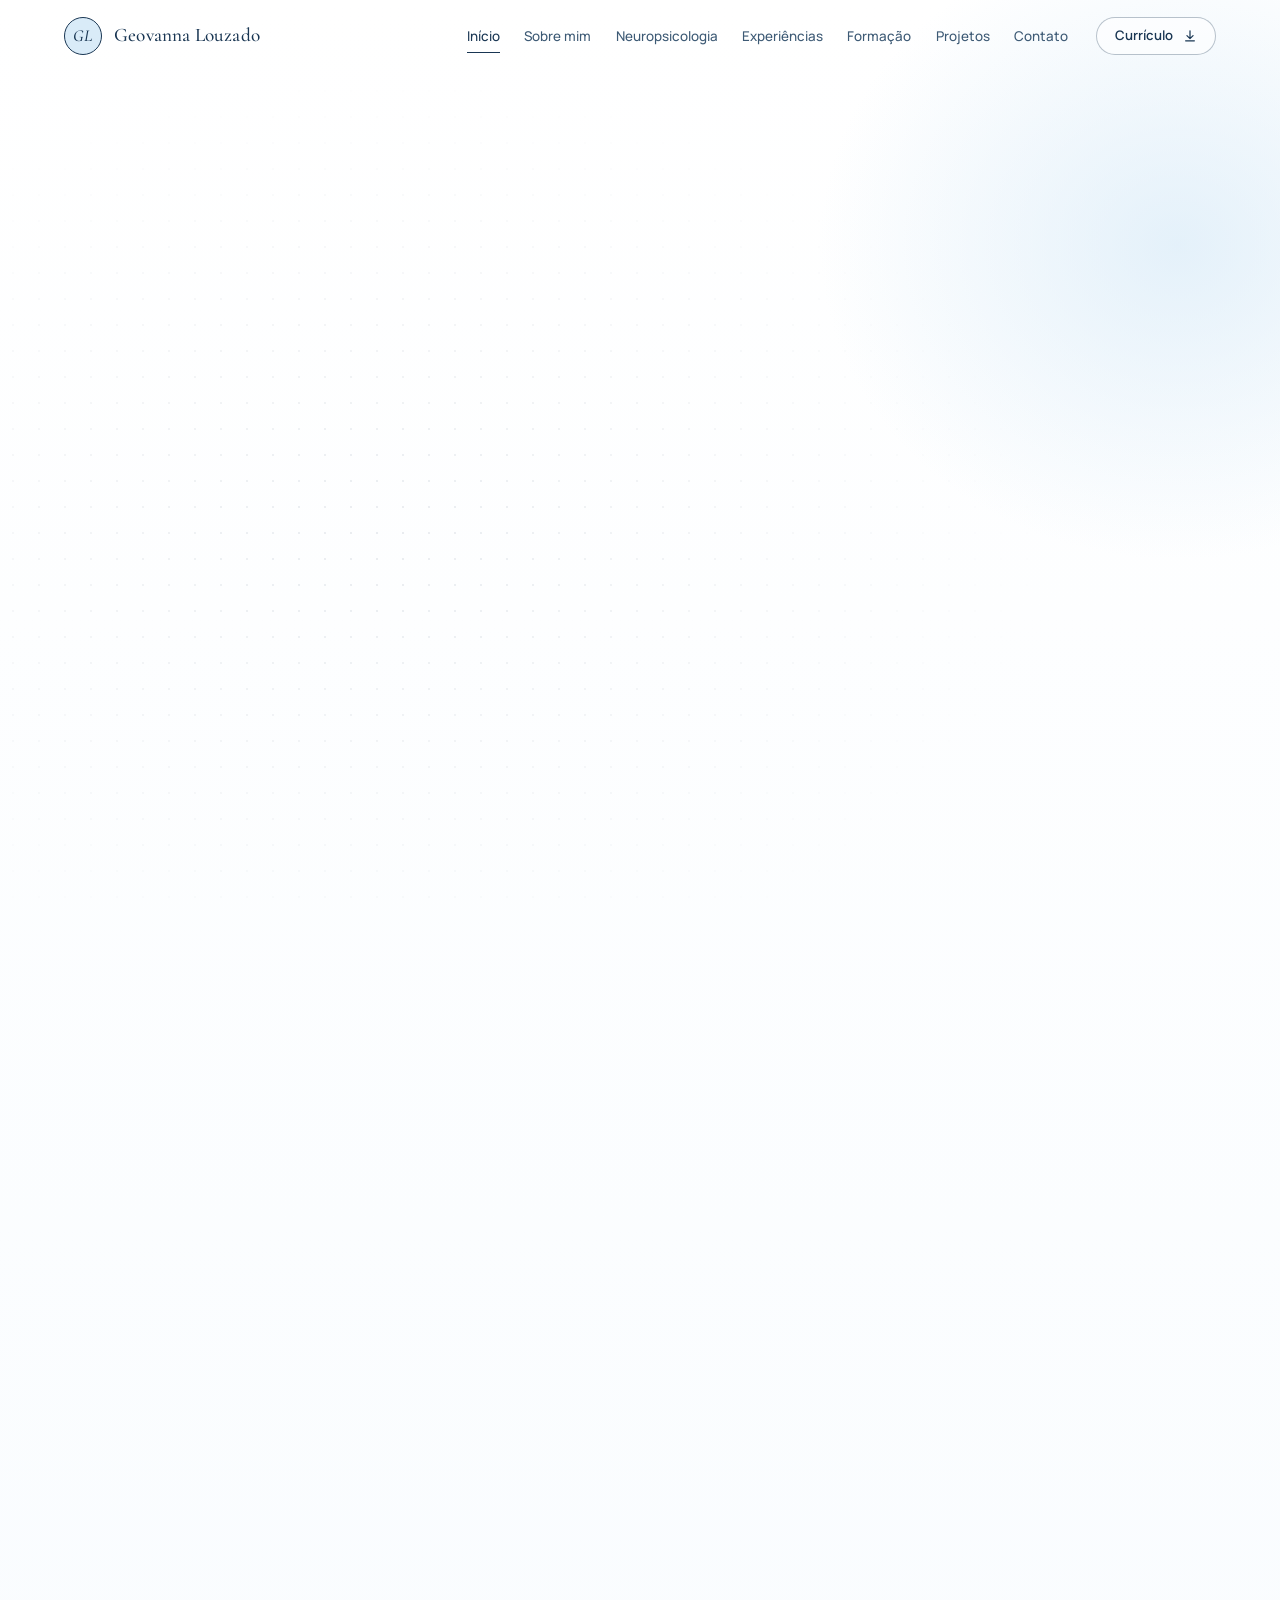
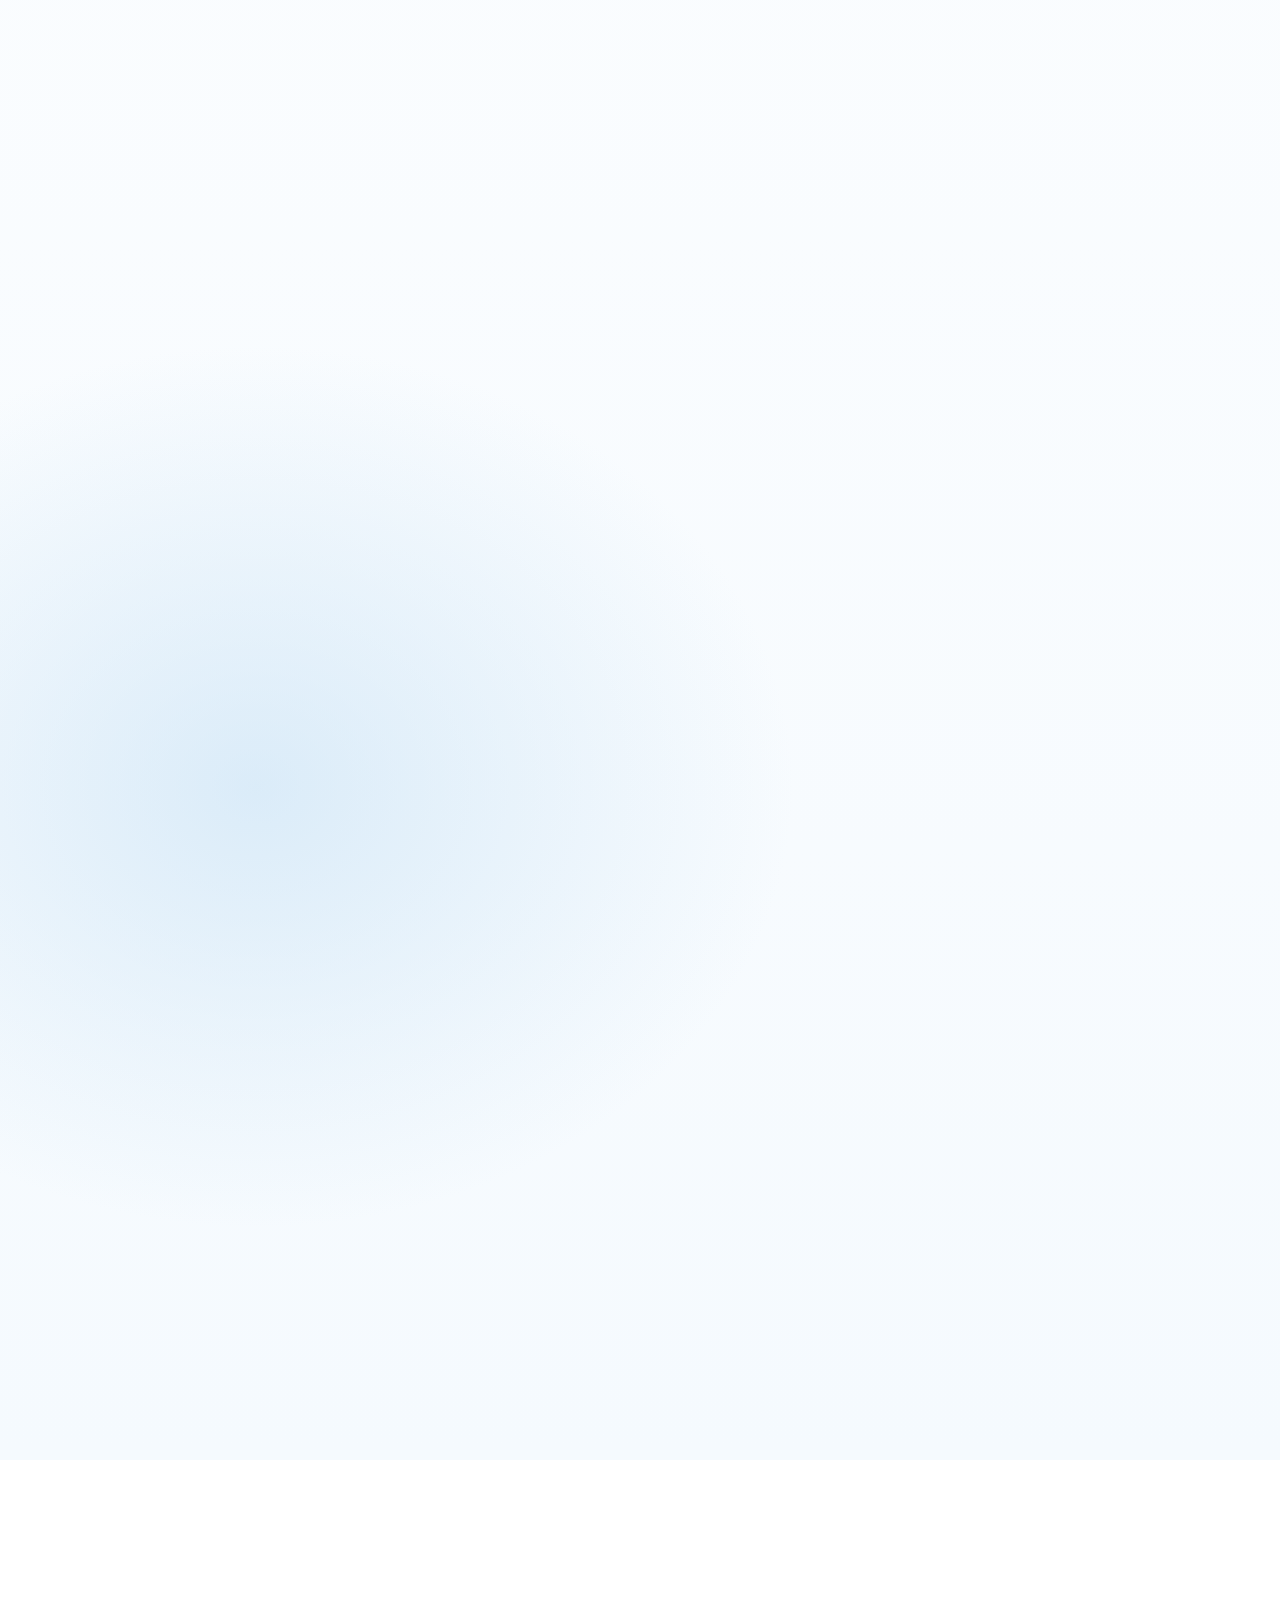
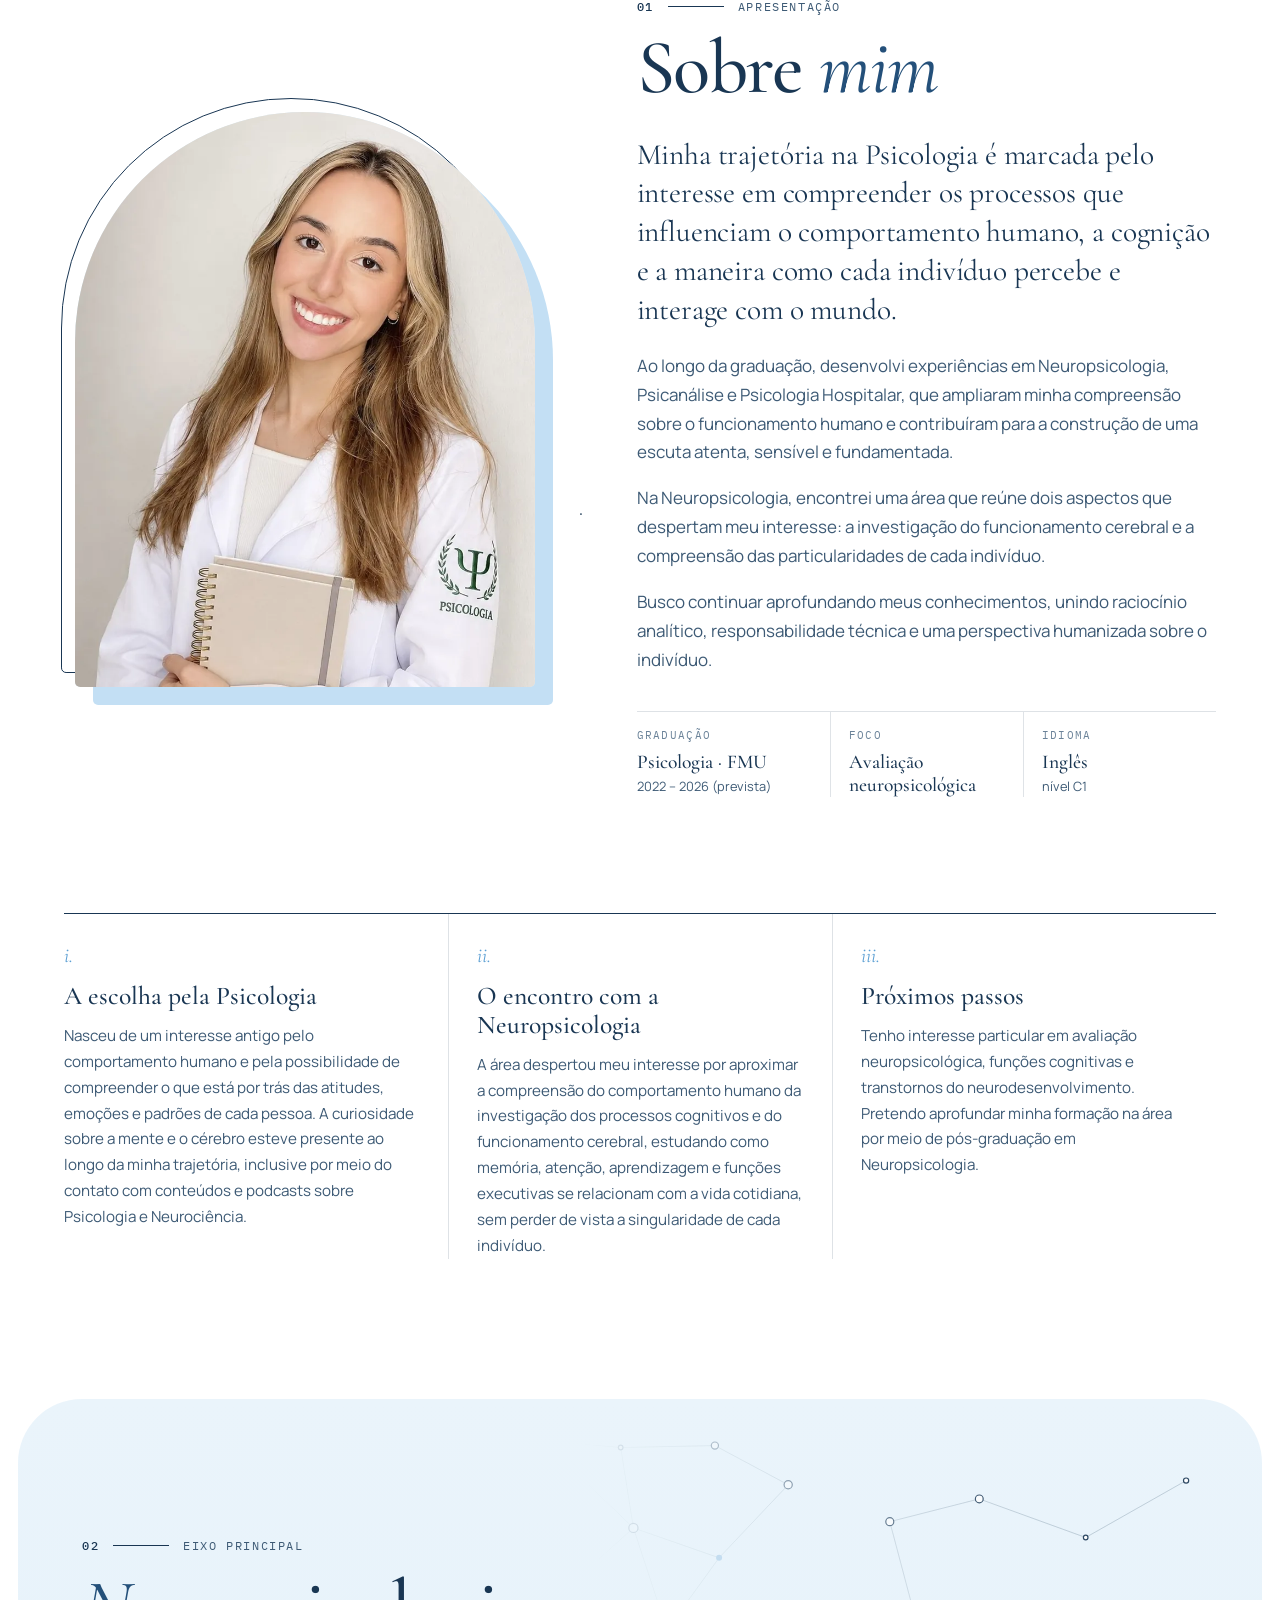
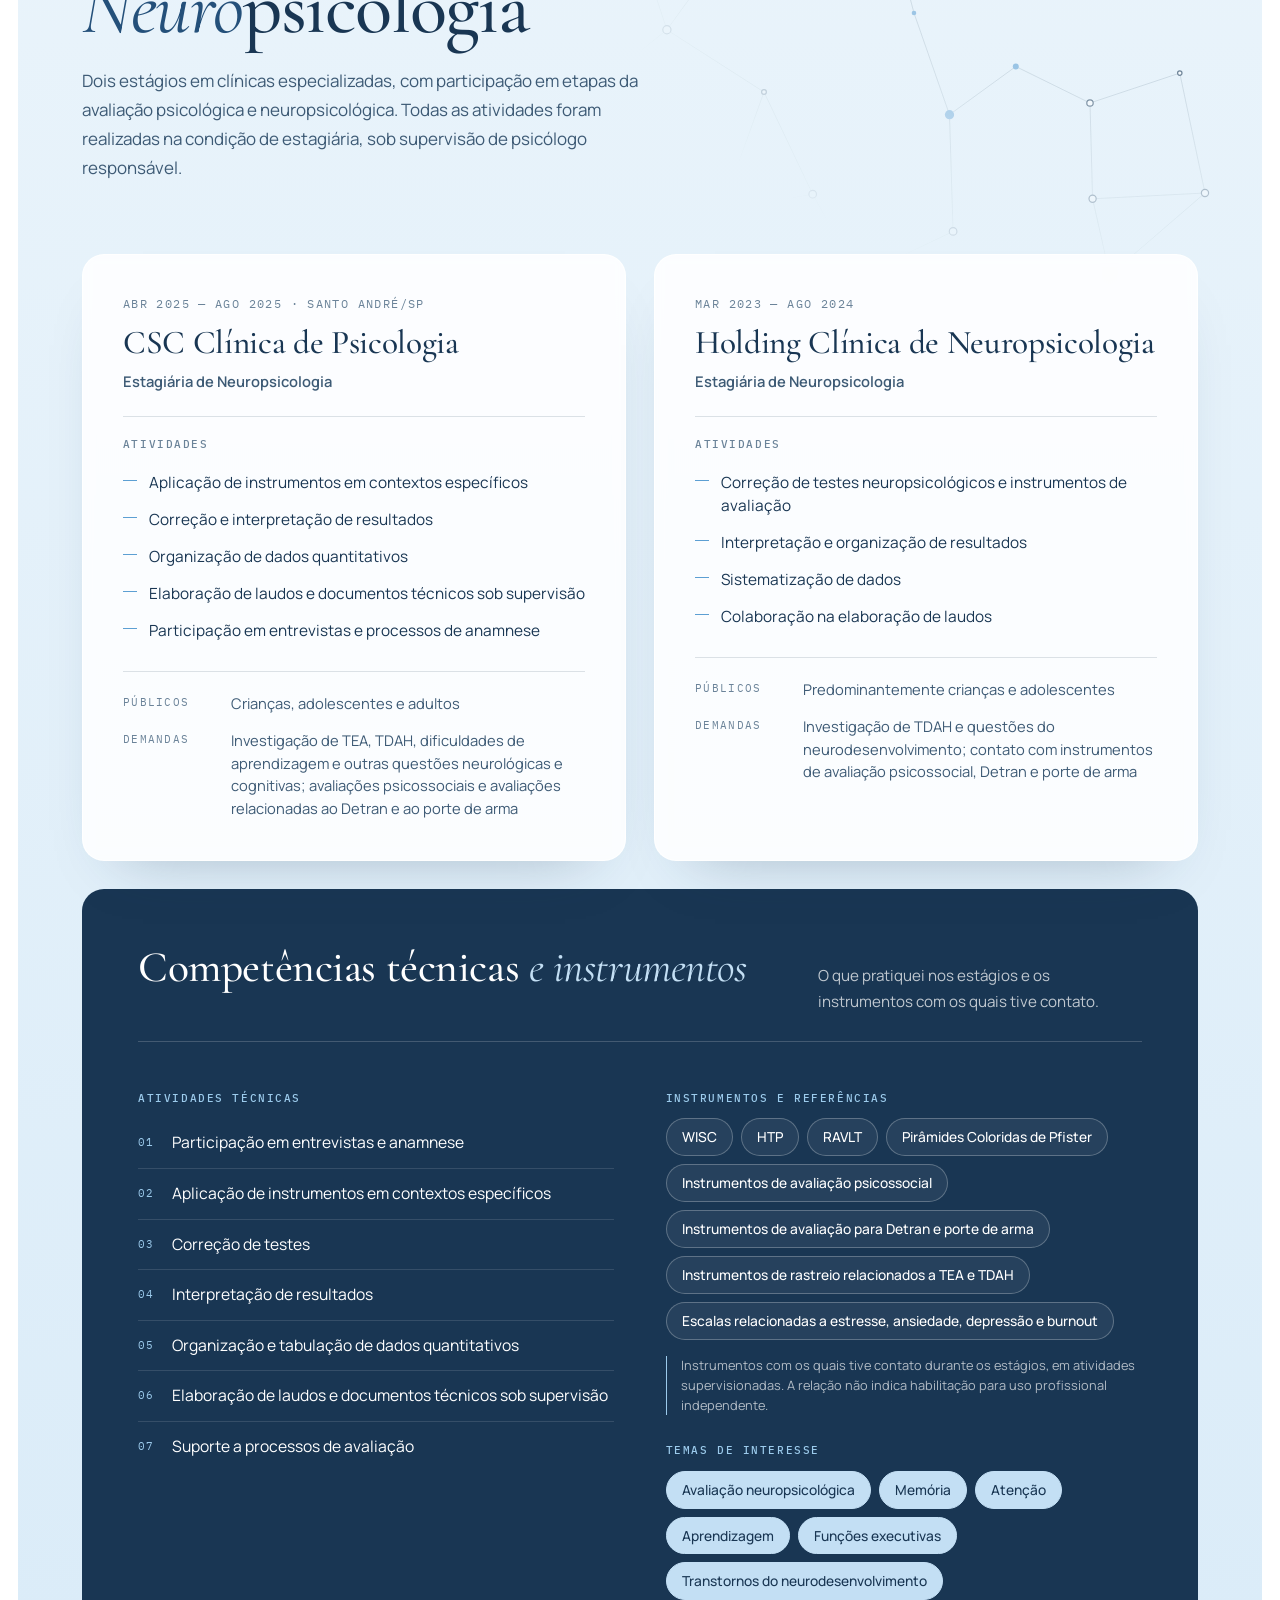
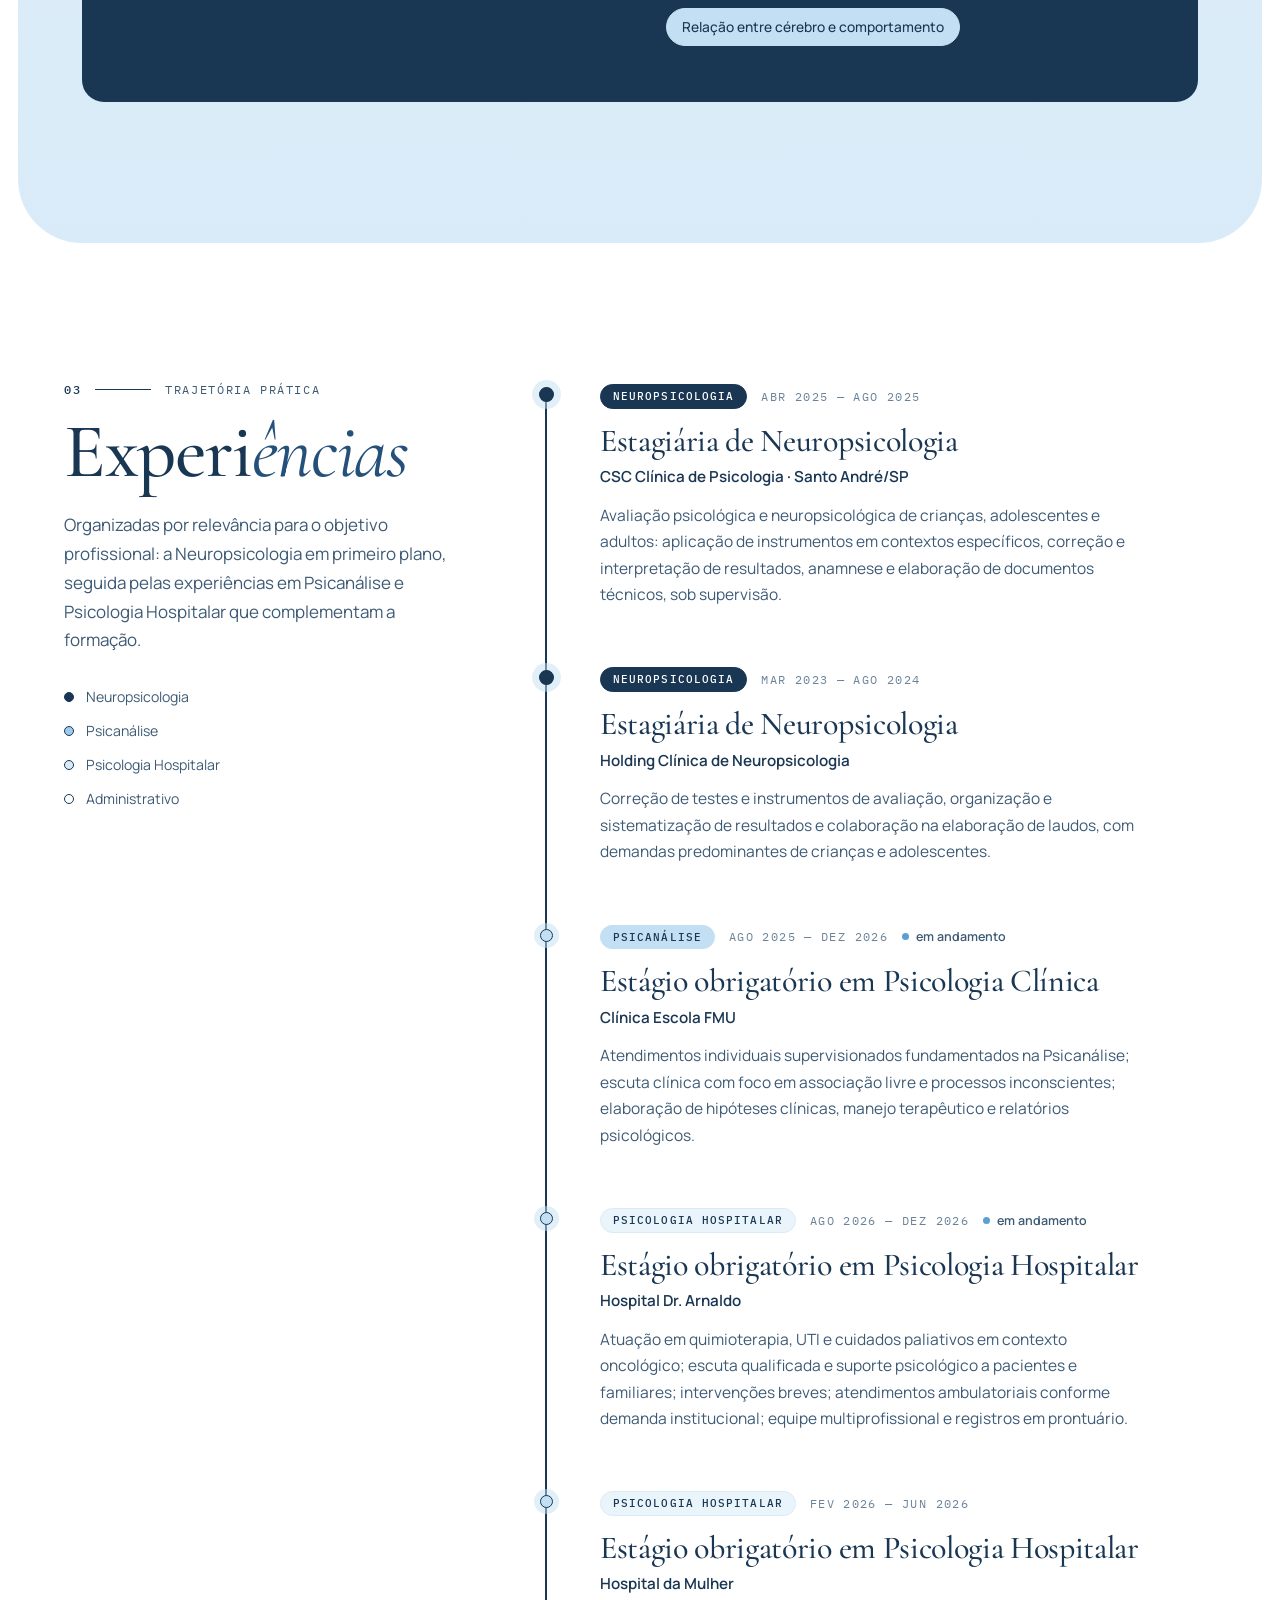
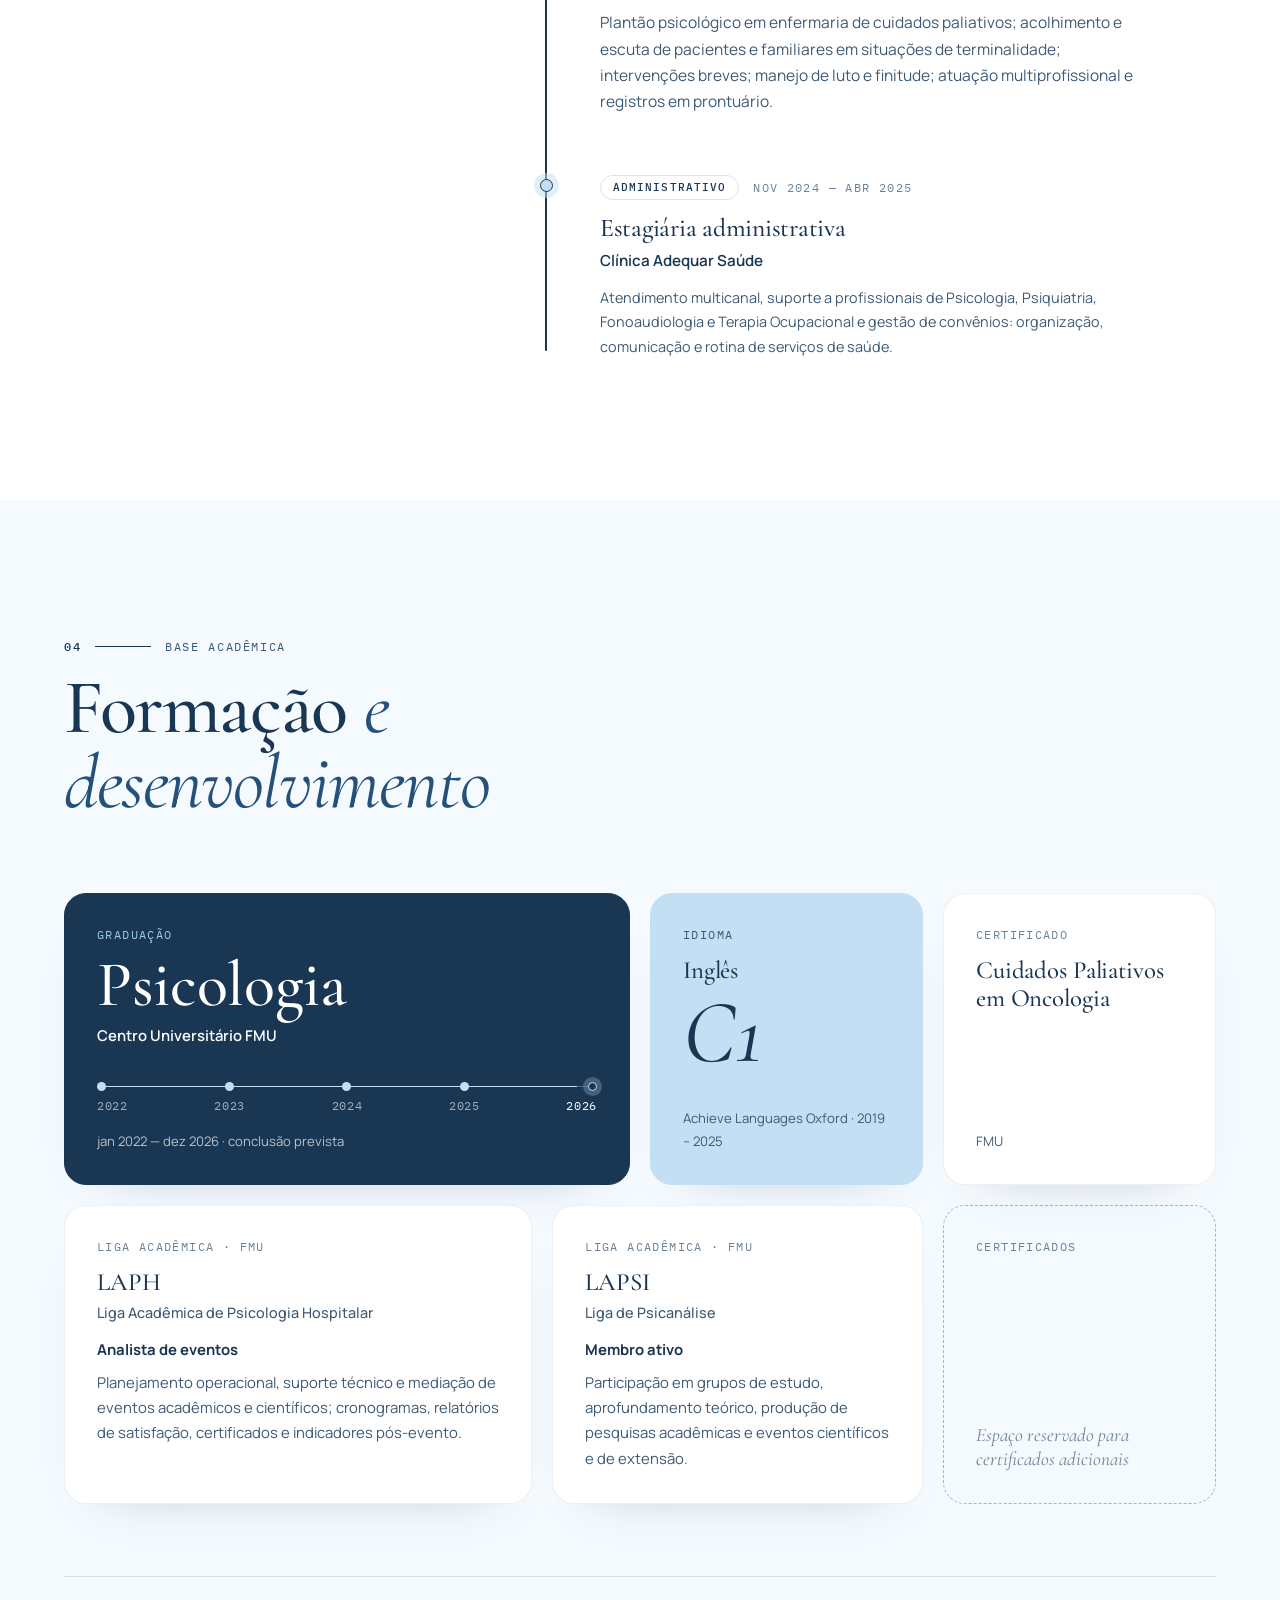
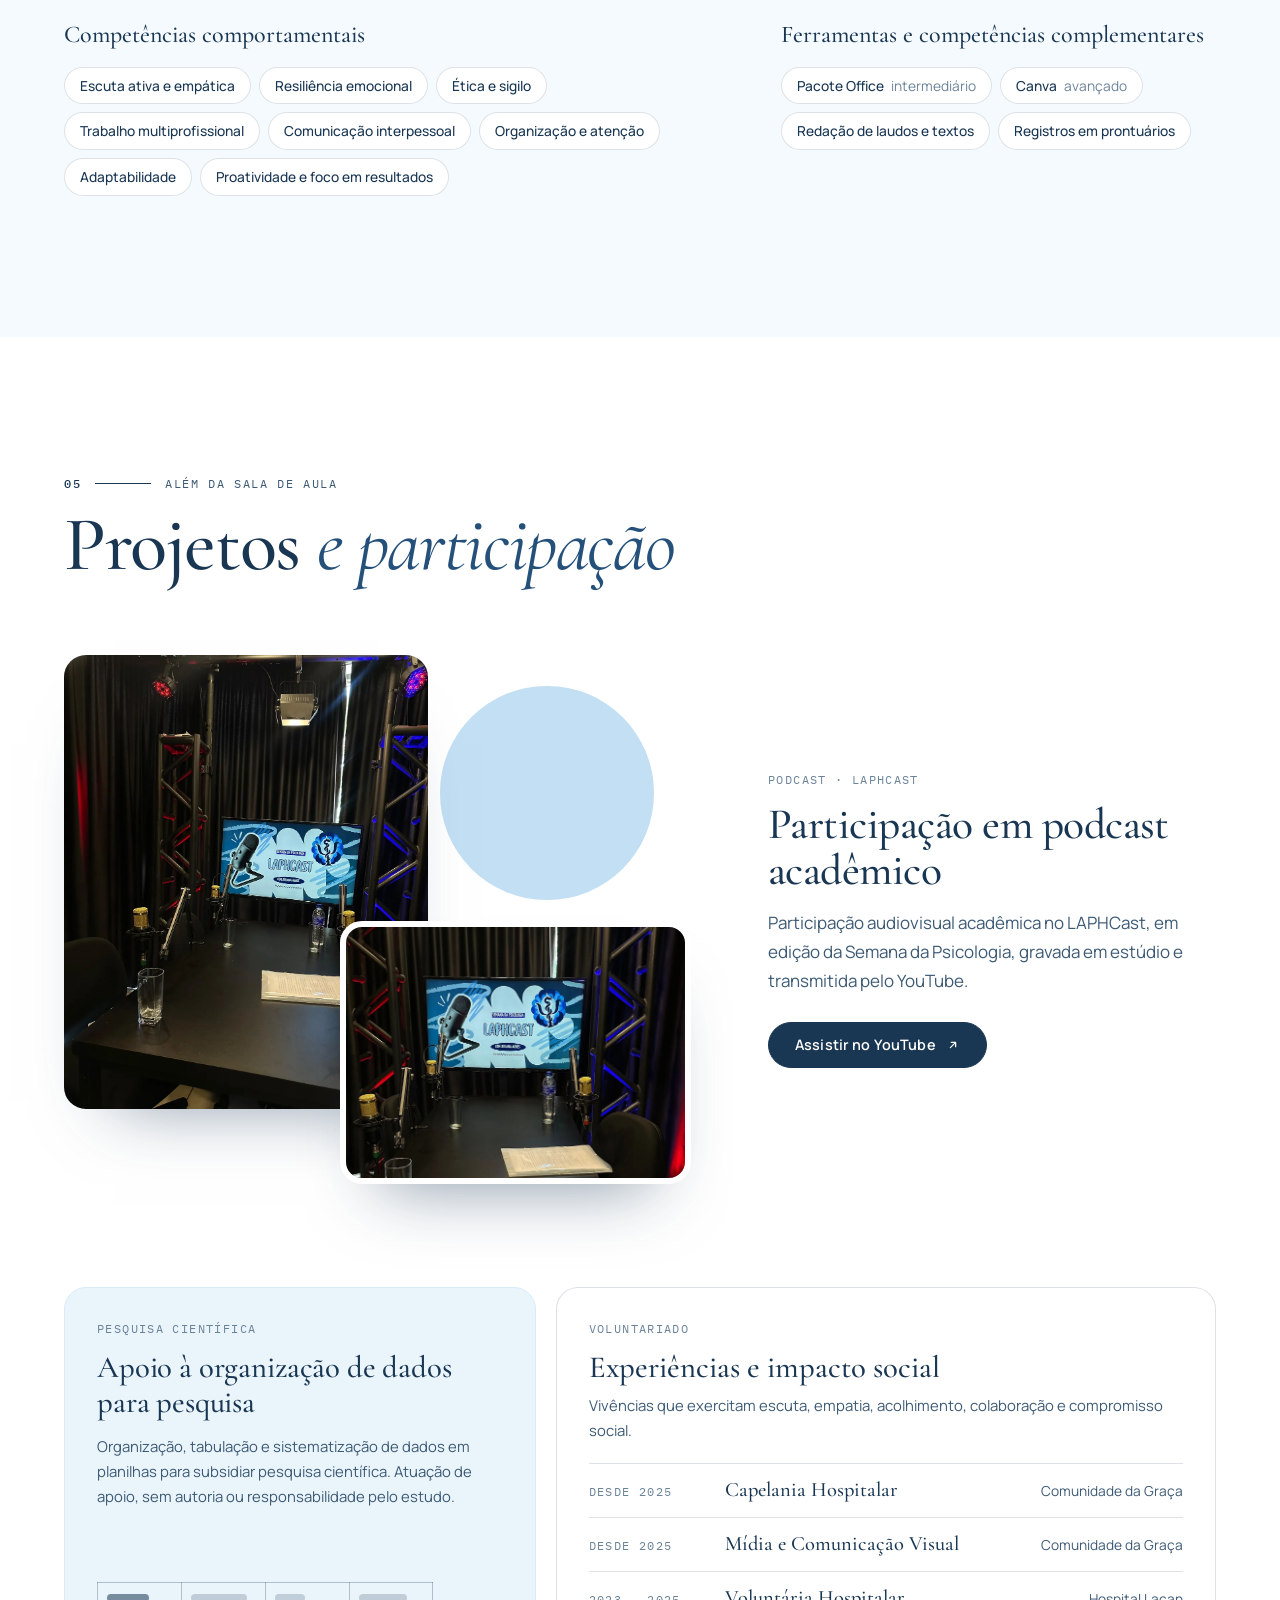
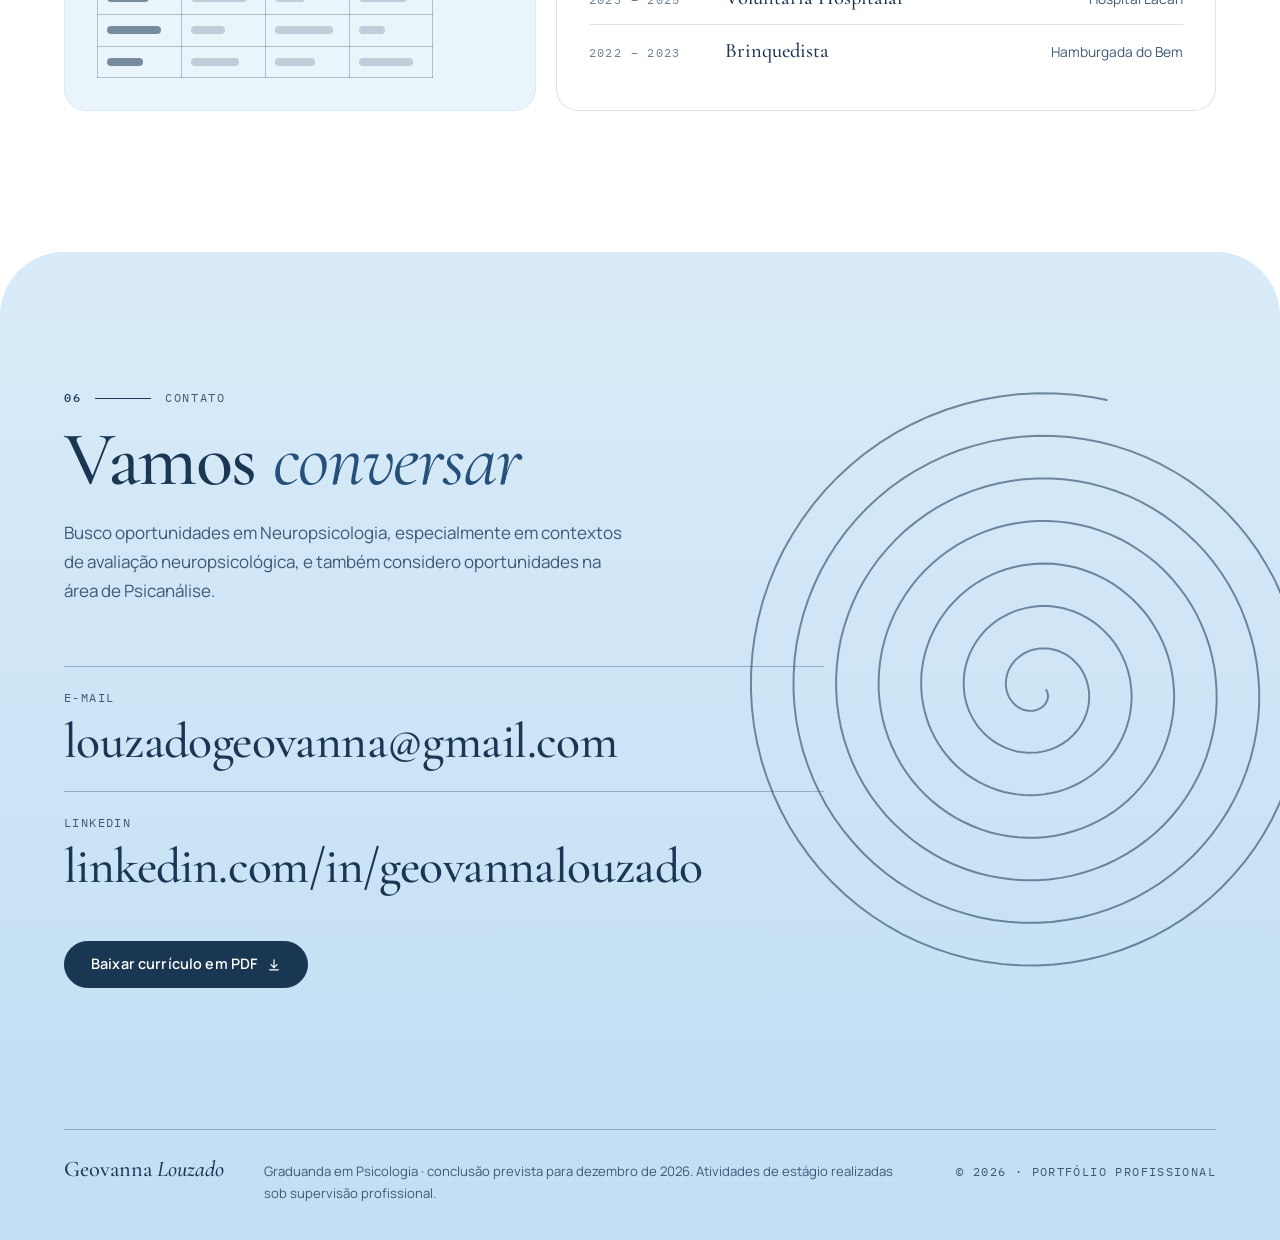
<file: index.html>
<!doctype html>
<html lang="pt-BR">
<head>
  <meta charset="utf-8">
  <meta name="viewport" content="width=device-width, initial-scale=1, viewport-fit=cover">
  <title>Geovanna Louzado | Portfólio Profissional</title>
  <meta name="description" content="Portfólio profissional de Geovanna Louzado, graduanda em Psicologia (FMU), com experiências práticas em Neuropsicologia e Psicanálise e interesse em avaliação neuropsicológica.">
  <meta name="theme-color" content="#EAF4FB">

  <meta property="og:type" content="website">
  <meta property="og:locale" content="pt_BR">
  <meta property="og:title" content="Geovanna Louzado | Portfólio Profissional">
  <meta property="og:description" content="Uma trajetória dedicada à compreensão da mente e do comportamento.">
  <link rel="canonical" href="https://psicologageovanna.com.br/">
  <meta property="og:url" content="https://psicologageovanna.com.br/">
  <meta property="og:image" content="https://psicologageovanna.com.br/assets/img/og.jpg">
  <meta property="og:image:width" content="1200">
  <meta property="og:image:height" content="630">
  <meta name="twitter:card" content="summary_large_image">

  <link rel="icon" href="assets/img/favicon.svg" type="image/svg+xml">
  <link rel="preload" href="assets/fonts/cormorant-garamond-latin-wght-normal.woff2" as="font" type="font/woff2" crossorigin>
  <link rel="preload" href="assets/fonts/manrope-latin-wght-normal.woff2" as="font" type="font/woff2" crossorigin>
  <link rel="stylesheet" href="assets/css/style.css">
  <script>document.documentElement.classList.add('js');setTimeout(function(){if(!window.__siteReady)document.documentElement.classList.remove('js')},4000);</script>
</head>
<body>
  <a class="skip" href="#sobre">Pular para o conteúdo</a>

  <!-- ============ Navegação ============ -->
  <header class="nav" id="nav">
    <a class="nav__brand" href="#inicio" aria-label="Geovanna Louzado, voltar ao início">
      <span class="nav__mono" aria-hidden="true">GL</span>
      <span class="nav__name">Geovanna Louzado</span>
    </a>

    <nav class="nav__links" id="menu" aria-label="Seções do site">
      <a href="#inicio">Início</a>
      <a href="#sobre">Sobre mim</a>
      <a href="#neuropsicologia">Neuropsicologia</a>
      <a href="#experiencias">Experiências</a>
      <a href="#formacao">Formação</a>
      <a href="#projetos">Projetos</a>
      <a href="#contato">Contato</a>
      <a class="btn btn--primary nav__cv-mobile" href="assets/docs/curriculo-geovanna-louzado.pdf" download>Baixar currículo em PDF</a>
    </nav>

    <a class="btn btn--sm btn--ghost nav__cv" href="assets/docs/curriculo-geovanna-louzado.pdf" download>
      Currículo
      <svg viewBox="0 0 16 16" width="14" height="14" aria-hidden="true"><path d="M8 2v8.5M4.5 7.5 8 11l3.5-3.5M3 13.5h10" fill="none" stroke="currentColor" stroke-width="1.4" stroke-linecap="round" stroke-linejoin="round"/></svg>
    </a>

    <button class="nav__toggle" id="navToggle" type="button" aria-expanded="false" aria-controls="menu">
      <span class="nav__toggle-label">Menu</span>
      <span class="nav__toggle-icon" aria-hidden="true"><i></i><i></i></span>
    </button>
  </header>

  <main>
    <!-- ============ Início: cena dos fios ============ -->
    <section class="hero" id="inicio" aria-label="Início">
      <div class="hero__stage">
        <canvas class="hero__canvas" id="fios" aria-hidden="true"></canvas>

        <div class="hero__copy" id="heroCopy">
          <p class="eyebrow hero__in" style="--i:0">Portfólio profissional <span aria-hidden="true">·</span> Neuropsicologia</p>
          <h1 class="hero__title">
            <span class="hero__in" style="--i:1">Geovanna</span>
            <span class="hero__in" style="--i:2"><em>Louzado</em></span>
          </h1>
          <p class="hero__role hero__in" style="--i:3">Graduanda em Psicologia <span aria-hidden="true">·</span> FMU<br><span class="hero__role-sub">conclusão prevista para dezembro de 2026</span></p>
          <p class="hero__tagline hero__in" style="--i:4">“Uma trajetória dedicada à compreensão da mente e do comportamento.”</p>
          <p class="hero__summary hero__in" style="--i:5">Formação em Psicologia, com experiências práticas em Neuropsicologia e Psicanálise e interesse em avaliação neuropsicológica, funções cognitivas e transtornos do neurodesenvolvimento.</p>
          <div class="hero__actions hero__in" style="--i:6">
            <a class="btn btn--primary" href="#sobre">Conheça minha trajetória</a>
            <a class="btn btn--ghost" href="assets/docs/curriculo-geovanna-louzado.pdf" download>Baixar currículo em PDF</a>
          </div>
        </div>

        <!-- Rótulos dos fios já desembaraçados (posicionados via JS) -->
        <div class="hero__strands" aria-hidden="true">
          <div class="strand"><i class="strand__dot"></i><span class="strand__text"><small>01</small>Memória</span></div>
          <div class="strand"><i class="strand__dot"></i><span class="strand__text"><small>02</small>Atenção</span></div>
          <div class="strand"><i class="strand__dot"></i><span class="strand__text"><small>03</small>Funções executivas</span></div>
          <div class="strand"><i class="strand__dot"></i><span class="strand__text"><small>04</small>Aprendizagem</span></div>
          <div class="strand"><i class="strand__dot"></i><span class="strand__text"><small>05</small>Neurodesenvolvimento</span></div>
        </div>

        <div class="hero__caption" id="heroCaption">
          <p class="eyebrow">Áreas de interesse</p>
          <p class="hero__caption-text">Avaliação neuropsicológica, funções cognitivas, aprendizagem e transtornos do neurodesenvolvimento.</p>
        </div>

        <div class="hero__cue" id="heroCue" aria-hidden="true">
          <span>Role para desembaraçar</span>
          <i></i>
        </div>
      </div>
    </section>

    <!-- ============ 01 Sobre mim ============ -->
    <section class="section about" id="sobre">
      <div class="container about__grid">
        <figure class="about__figure reveal">
          <div class="portrait">
            <!-- Fotografia profissional: substitua os arquivos em assets/img mantendo a proporção 4:5 -->
            <picture>
              <source srcset="assets/img/geovanna-louzado.webp" type="image/webp">
              <img src="assets/img/geovanna-louzado.jpg" width="1000" height="1049" loading="lazy" decoding="async"
                   alt="Retrato de Geovanna Louzado, sorrindo, de jaleco branco com o símbolo da Psicologia bordado na manga e cadernos nas mãos.">
            </picture>
          </div>
          <svg class="about__thread" viewBox="-40 -50 480 600" aria-hidden="true">
            <path data-draw d="M -40 448 C 40 528, 180 566, 300 536 C 384 514, 446 470, 440 418 C 435 376, 386 384, 394 426 C 402 464, 452 436, 440 350" fill="none" stroke="currentColor" stroke-width="1.5" stroke-linecap="round"/>
          </svg>
        </figure>

        <div class="about__text">
          <header class="shead reveal">
            <p class="shead__kicker"><span class="shead__num">01</span><i></i>Apresentação</p>
            <h2 class="shead__title">Sobre <em>mim</em></h2>
          </header>

          <p class="lead reveal">Minha trajetória na Psicologia é marcada pelo interesse em compreender os processos que influenciam o comportamento humano, a cognição e a maneira como cada indivíduo percebe e interage com o mundo.</p>

          <div class="prose reveal">
            <p>Ao longo da graduação, desenvolvi experiências em Neuropsicologia, Psicanálise e Psicologia Hospitalar, que ampliaram minha compreensão sobre o funcionamento humano e contribuíram para a construção de uma escuta atenta, sensível e fundamentada.</p>
            <p>Na Neuropsicologia, encontrei uma área que reúne dois aspectos que despertam meu interesse: a investigação do funcionamento cerebral e a compreensão das particularidades de cada indivíduo.</p>
            <p>Busco continuar aprofundando meus conhecimentos, unindo raciocínio analítico, responsabilidade técnica e uma perspectiva humanizada sobre o indivíduo.</p>
          </div>

          <dl class="facts reveal">
            <div><dt>Graduação</dt><dd>Psicologia · FMU<br><span>2022 – 2026 (prevista)</span></dd></div>
            <div><dt>Foco</dt><dd>Avaliação<br>neuropsicológica</dd></div>
            <div><dt>Idioma</dt><dd>Inglês<br><span>nível C1</span></dd></div>
          </dl>
        </div>
      </div>

      <div class="container motiv">
        <article class="motiv__item reveal">
          <span class="motiv__n">i.</span>
          <h3>A escolha pela Psicologia</h3>
          <p>Nasceu de um interesse antigo pelo comportamento humano e pela possibilidade de compreender o que está por trás das atitudes, emoções e padrões de cada pessoa. A curiosidade sobre a mente e o cérebro esteve presente ao longo da minha trajetória, inclusive por meio do contato com conteúdos e podcasts sobre Psicologia e Neurociência.</p>
        </article>
        <article class="motiv__item reveal">
          <span class="motiv__n">ii.</span>
          <h3>O encontro com a Neuropsicologia</h3>
          <p>A área despertou meu interesse por aproximar a compreensão do comportamento humano da investigação dos processos cognitivos e do funcionamento cerebral, estudando como memória, atenção, aprendizagem e funções executivas se relacionam com a vida cotidiana, sem perder de vista a singularidade de cada indivíduo.</p>
        </article>
        <article class="motiv__item reveal">
          <span class="motiv__n">iii.</span>
          <h3>Próximos passos</h3>
          <p>Tenho interesse particular em avaliação neuropsicológica, funções cognitivas e transtornos do neurodesenvolvimento. Pretendo aprofundar minha formação na área por meio de pós-graduação em Neuropsicologia.</p>
        </article>
      </div>
    </section>

    <!-- ============ 02 Neuropsicologia ============ -->
    <section class="section neuro" id="neuropsicologia">
      <svg class="neuro__net" id="neuroNet" aria-hidden="true"></svg>

      <div class="container">
        <header class="shead shead--wide reveal">
          <p class="shead__kicker"><span class="shead__num">02</span><i></i>Eixo principal</p>
          <h2 class="shead__title"><em>Neuro</em>psicologia</h2>
          <p class="shead__intro">Dois estágios em clínicas especializadas, com participação em etapas da avaliação psicológica e neuropsicológica. Todas as atividades foram realizadas na condição de estagiária, sob supervisão de psicólogo responsável.</p>
        </header>

        <div class="clinics">
          <article class="clinic reveal">
            <header class="clinic__head">
              <p class="mono">abr 2025 — ago 2025 · Santo André/SP</p>
              <h3>CSC Clínica de Psicologia</h3>
              <p class="clinic__role">Estagiária de Neuropsicologia</p>
            </header>
            <h4>Atividades</h4>
            <ul class="ticks">
              <li>Aplicação de instrumentos em contextos específicos</li>
              <li>Correção e interpretação de resultados</li>
              <li>Organização de dados quantitativos</li>
              <li>Elaboração de laudos e documentos técnicos sob supervisão</li>
              <li>Participação em entrevistas e processos de anamnese</li>
            </ul>
            <dl class="clinic__meta">
              <div><dt>Públicos</dt><dd>Crianças, adolescentes e adultos</dd></div>
              <div><dt>Demandas</dt><dd>Investigação de TEA, TDAH, dificuldades de aprendizagem e outras questões neurológicas e cognitivas; avaliações psicossociais e avaliações relacionadas ao Detran e ao porte de arma</dd></div>
            </dl>
          </article>

          <article class="clinic reveal">
            <header class="clinic__head">
              <p class="mono">mar 2023 — ago 2024</p>
              <h3>Holding Clínica de Neuropsicologia</h3>
              <p class="clinic__role">Estagiária de Neuropsicologia</p>
            </header>
            <h4>Atividades</h4>
            <ul class="ticks">
              <li>Correção de testes neuropsicológicos e instrumentos de avaliação</li>
              <li>Interpretação e organização de resultados</li>
              <li>Sistematização de dados</li>
              <li>Colaboração na elaboração de laudos</li>
            </ul>
            <dl class="clinic__meta">
              <div><dt>Públicos</dt><dd>Predominantemente crianças e adolescentes</dd></div>
              <div><dt>Demandas</dt><dd>Investigação de TDAH e questões do neurodesenvolvimento; contato com instrumentos de avaliação psicossocial, Detran e porte de arma</dd></div>
            </dl>
          </article>
        </div>

        <div class="skills reveal">
          <div class="skills__head">
            <h3>Competências técnicas <em>e instrumentos</em></h3>
            <p>O que pratiquei nos estágios e os instrumentos com os quais tive contato.</p>
          </div>

          <div class="skills__col">
            <h4>Atividades técnicas</h4>
            <ol class="steps">
              <li>Participação em entrevistas e anamnese</li>
              <li>Aplicação de instrumentos em contextos específicos</li>
              <li>Correção de testes</li>
              <li>Interpretação de resultados</li>
              <li>Organização e tabulação de dados quantitativos</li>
              <li>Elaboração de laudos e documentos técnicos sob supervisão</li>
              <li>Suporte a processos de avaliação</li>
            </ol>
          </div>

          <div class="skills__col">
            <h4>Instrumentos e referências</h4>
            <!-- PENDENTE (briefing, item 14): confirmar nomes oficiais das escalas de rastreio e a denominação "VISC" antes de incluir. -->
            <ul class="chips">
              <li>WISC</li>
              <li>HTP</li>
              <li>RAVLT</li>
              <li>Pirâmides Coloridas de Pfister</li>
              <li>Instrumentos de avaliação psicossocial</li>
              <li>Instrumentos de avaliação para Detran e porte de arma</li>
              <li>Instrumentos de rastreio relacionados a TEA e TDAH</li>
              <li>Escalas relacionadas a estresse, ansiedade, depressão e burnout</li>
            </ul>
            <p class="note">Instrumentos com os quais tive contato durante os estágios, em atividades supervisionadas. A relação não indica habilitação para uso profissional independente.</p>

            <h4 class="skills__sub">Temas de interesse</h4>
            <ul class="chips chips--soft">
              <li>Avaliação neuropsicológica</li>
              <li>Memória</li>
              <li>Atenção</li>
              <li>Aprendizagem</li>
              <li>Funções executivas</li>
              <li>Transtornos do neurodesenvolvimento</li>
              <li>Relação entre cérebro e comportamento</li>
            </ul>
          </div>
        </div>
      </div>
    </section>

    <!-- ============ 03 Experiências ============ -->
    <section class="section exp" id="experiencias">
      <div class="container exp__grid">
        <div class="exp__aside">
          <header class="shead reveal">
            <p class="shead__kicker"><span class="shead__num">03</span><i></i>Trajetória prática</p>
            <h2 class="shead__title">Experi<em>ências</em></h2>
            <p class="shead__intro">Organizadas por relevância para o objetivo profissional: a Neuropsicologia em primeiro plano, seguida pelas experiências em Psicanálise e Psicologia Hospitalar que complementam a formação.</p>
          </header>
          <ul class="legend reveal" aria-label="Áreas">
            <li><i class="dot dot--neuro"></i>Neuropsicologia</li>
            <li><i class="dot dot--psi"></i>Psicanálise</li>
            <li><i class="dot dot--hosp"></i>Psicologia Hospitalar</li>
            <li><i class="dot dot--adm"></i>Administrativo</li>
          </ul>
        </div>

        <div class="tl" id="timeline">
          <span class="tl__fill" aria-hidden="true"></span>
          <ol class="tl__list">

          <li class="tl__item tl__item--neuro reveal">
            <i class="tl__node" aria-hidden="true"></i>
            <p class="tl__meta"><span class="tag tag--neuro">Neuropsicologia</span><span class="mono">abr 2025 — ago 2025</span></p>
            <h3>Estagiária de Neuropsicologia</h3>
            <p class="tl__place">CSC Clínica de Psicologia · Santo André/SP</p>
            <p>Avaliação psicológica e neuropsicológica de crianças, adolescentes e adultos: aplicação de instrumentos em contextos específicos, correção e interpretação de resultados, anamnese e elaboração de documentos técnicos, sob supervisão.</p>
          </li>

          <li class="tl__item tl__item--neuro reveal">
            <i class="tl__node" aria-hidden="true"></i>
            <p class="tl__meta"><span class="tag tag--neuro">Neuropsicologia</span><span class="mono">mar 2023 — ago 2024</span></p>
            <h3>Estagiária de Neuropsicologia</h3>
            <p class="tl__place">Holding Clínica de Neuropsicologia</p>
            <p>Correção de testes e instrumentos de avaliação, organização e sistematização de resultados e colaboração na elaboração de laudos, com demandas predominantes de crianças e adolescentes.</p>
          </li>

          <li class="tl__item reveal">
            <i class="tl__node" aria-hidden="true"></i>
            <!-- PENDENTE: confirmar data final do estágio e status "em andamento" na data de publicação. -->
            <p class="tl__meta"><span class="tag tag--psi">Psicanálise</span><span class="mono">ago 2025 — dez 2026</span><span class="tl__now">em andamento</span></p>
            <h3>Estágio obrigatório em Psicologia Clínica</h3>
            <p class="tl__place">Clínica Escola FMU</p>
            <p>Atendimentos individuais supervisionados fundamentados na Psicanálise; escuta clínica com foco em associação livre e processos inconscientes; elaboração de hipóteses clínicas, manejo terapêutico e relatórios psicológicos.</p>
          </li>

          <li class="tl__item reveal">
            <i class="tl__node" aria-hidden="true"></i>
            <!-- PENDENTE: confirmar status "em andamento" na data de publicação. -->
            <p class="tl__meta"><span class="tag tag--hosp">Psicologia Hospitalar</span><span class="mono">ago 2026 — dez 2026</span><span class="tl__now">em andamento</span></p>
            <h3>Estágio obrigatório em Psicologia Hospitalar</h3>
            <p class="tl__place">Hospital Dr. Arnaldo</p>
            <p>Atuação em quimioterapia, UTI e cuidados paliativos em contexto oncológico; escuta qualificada e suporte psicológico a pacientes e familiares; intervenções breves; atendimentos ambulatoriais conforme demanda institucional; equipe multiprofissional e registros em prontuário.</p>
          </li>

          <li class="tl__item reveal">
            <i class="tl__node" aria-hidden="true"></i>
            <p class="tl__meta"><span class="tag tag--hosp">Psicologia Hospitalar</span><span class="mono">fev 2026 — jun 2026</span></p>
            <h3>Estágio obrigatório em Psicologia Hospitalar</h3>
            <p class="tl__place">Hospital da Mulher</p>
            <p>Plantão psicológico em enfermaria de cuidados paliativos; acolhimento e escuta de pacientes e familiares em situações de terminalidade; intervenções breves; manejo de luto e finitude; atuação multiprofissional e registros em prontuário.</p>
          </li>

          <li class="tl__item tl__item--brief reveal">
            <i class="tl__node" aria-hidden="true"></i>
            <p class="tl__meta"><span class="tag tag--adm">Administrativo</span><span class="mono">nov 2024 — abr 2025</span></p>
            <h3>Estagiária administrativa</h3>
            <p class="tl__place">Clínica Adequar Saúde</p>
            <p>Atendimento multicanal, suporte a profissionais de Psicologia, Psiquiatria, Fonoaudiologia e Terapia Ocupacional e gestão de convênios: organização, comunicação e rotina de serviços de saúde.</p>
          </li>
          </ol>
        </div>
      </div>
    </section>

    <!-- ============ 04 Formação ============ -->
    <section class="section edu" id="formacao">
      <div class="container">
        <header class="shead shead--wide reveal">
          <p class="shead__kicker"><span class="shead__num">04</span><i></i>Base acadêmica</p>
          <h2 class="shead__title">Formação <em>e desenvolvimento</em></h2>
        </header>

        <div class="bento">
          <article class="card card--grad reveal">
            <p class="mono">Graduação</p>
            <h3>Psicologia</h3>
            <p class="card__sub">Centro Universitário FMU</p>
            <div class="years" aria-label="Janeiro de 2022 a dezembro de 2026, conclusão prevista">
              <span>2022</span><span>2023</span><span>2024</span><span>2025</span><span class="is-now">2026</span>
            </div>
            <p class="card__foot">jan 2022 — dez 2026 · conclusão prevista</p>
          </article>

          <article class="card card--lang reveal">
            <p class="mono">Idioma</p>
            <h3>Inglês</h3>
            <p class="card__big" aria-label="Nível C1">C1</p>
            <p class="card__foot">Achieve Languages Oxford · 2019 – 2025</p>
          </article>

          <article class="card reveal">
            <p class="mono">Certificado</p>
            <h3>Cuidados Paliativos em Oncologia</h3>
            <p class="card__foot">FMU</p>
          </article>

          <article class="card card--liga card--liga-a reveal">
            <p class="mono">Liga acadêmica · FMU</p>
            <h3>LAPH <span>Liga Acadêmica de Psicologia Hospitalar</span></h3>
            <p class="card__role">Analista de eventos</p>
            <p>Planejamento operacional, suporte técnico e mediação de eventos acadêmicos e científicos; cronogramas, relatórios de satisfação, certificados e indicadores pós-evento.</p>
          </article>

          <article class="card card--liga reveal">
            <p class="mono">Liga acadêmica · FMU</p>
            <h3>LAPSI <span>Liga de Psicanálise</span></h3>
            <p class="card__role">Membro ativo</p>
            <p>Participação em grupos de estudo, aprofundamento teórico, produção de pesquisas acadêmicas e eventos científicos e de extensão.</p>
          </article>
          <!-- Espaço reservado: duplique o bloco "card" acima para inserir novos certificados. -->
          <article class="card card--slot reveal" aria-label="Espaço reservado para certificados adicionais">
            <p class="mono">Certificados</p>
            <p class="card__slot">Espaço reservado para certificados adicionais</p>
          </article>
        </div>

        <div class="traits">
          <div class="traits__col reveal">
            <h3>Competências comportamentais</h3>
            <ul class="chips">
              <li>Escuta ativa e empática</li>
              <li>Resiliência emocional</li>
              <li>Ética e sigilo</li>
              <li>Trabalho multiprofissional</li>
              <li>Comunicação interpessoal</li>
              <li>Organização e atenção</li>
              <li>Adaptabilidade</li>
              <li>Proatividade e foco em resultados</li>
            </ul>
          </div>
          <div class="traits__col reveal">
            <h3>Ferramentas e competências complementares</h3>
            <ul class="chips">
              <li>Pacote Office <span>intermediário</span></li>
              <li>Canva <span>avançado</span></li>
              <li>Redação de laudos e textos</li>
              <li>Registros em prontuários</li>
            </ul>
          </div>
        </div>
      </div>
    </section>

    <!-- ============ 05 Projetos e participação ============ -->
    <section class="section proj" id="projetos">
      <div class="container">
        <header class="shead shead--wide reveal">
          <p class="shead__kicker"><span class="shead__num">05</span><i></i>Além da sala de aula</p>
          <h2 class="shead__title">Projetos <em>e participação</em></h2>
        </header>

        <article class="podcast">
          <div class="podcast__media reveal">
            <figure class="podcast__a">
              <picture>
                <source srcset="assets/img/podcast-estudio.webp" type="image/webp">
                <img src="assets/img/podcast-estudio.jpg" width="1100" height="1375" loading="lazy" decoding="async"
                     alt="Estúdio do LAPHCast preparado para a gravação: mesa preta com microfones, copos e roteiro, entre estruturas iluminadas em vermelho e azul.">
              </picture>
            </figure>
            <figure class="podcast__b">
              <picture>
                <source srcset="assets/img/podcast-detalhe.webp" type="image/webp">
                <img src="assets/img/podcast-detalhe.jpg" width="1400" height="1050" loading="lazy" decoding="async"
                     alt="Detalhe do estúdio: microfones dourados à frente do telão com a arte do LAPHCast, da Semana da Psicologia.">
              </picture>
            </figure>
          </div>

          <div class="podcast__text reveal">
            <p class="mono">Podcast · LAPHCast</p>
            <h3>Participação em podcast acadêmico</h3>
            <!-- PENDENTE (briefing): título, tema, data e papel específico na gravação. Preencher quando confirmados. -->
            <p>Participação audiovisual acadêmica no LAPHCast, em edição da Semana da Psicologia, gravada em estúdio e transmitida pelo YouTube.</p>
            <a class="btn btn--primary" href="https://www.youtube.com/live/vC9ALefuf5s" target="_blank" rel="noopener">
              Assistir no YouTube
              <svg viewBox="0 0 16 16" width="14" height="14" aria-hidden="true"><path d="M5 11 11 5M6 5h5v5" fill="none" stroke="currentColor" stroke-width="1.4" stroke-linecap="round" stroke-linejoin="round"/></svg>
            </a>
          </div>
        </article>

        <div class="proj__grid">
          <article class="card card--research reveal">
            <p class="mono">Pesquisa científica</p>
            <h3>Apoio à organização de dados para pesquisa</h3>
            <p>Organização, tabulação e sistematização de dados em planilhas para subsidiar pesquisa científica. Atuação de apoio, sem autoria ou responsabilidade pelo estudo.</p>
            <svg class="sheet" viewBox="0 0 336 96" aria-hidden="true">
              <g fill="none" stroke="currentColor" stroke-opacity=".28">
                <path d="M0 .5h336M0 32.5h336M0 64.5h336M0 95.5h336M.5 0v96M84.5 0v96M168.5 0v96M252.5 0v96M335.5 0v96"/>
              </g>
              <g fill="currentColor">
                <rect x="10" y="12" width="42" height="8" rx="4" opacity=".55"/><rect x="94" y="12" width="56" height="8" rx="4" opacity=".2"/><rect x="178" y="12" width="30" height="8" rx="4" opacity=".2"/><rect x="262" y="12" width="48" height="8" rx="4" opacity=".2"/>
                <rect x="10" y="44" width="54" height="8" rx="4" opacity=".55"/><rect x="94" y="44" width="34" height="8" rx="4" opacity=".2"/><rect x="178" y="44" width="58" height="8" rx="4" opacity=".2"/><rect x="262" y="44" width="26" height="8" rx="4" opacity=".2"/>
                <rect x="10" y="76" width="36" height="8" rx="4" opacity=".55"/><rect x="94" y="76" width="48" height="8" rx="4" opacity=".2"/><rect x="178" y="76" width="40" height="8" rx="4" opacity=".2"/><rect x="262" y="76" width="54" height="8" rx="4" opacity=".2"/>
              </g>
            </svg>
          </article>

          <div class="social reveal">
            <div class="social__head">
              <p class="mono">Voluntariado</p>
              <h3>Experiências e impacto social</h3>
              <p>Vivências que exercitam escuta, empatia, acolhimento, colaboração e compromisso social.</p>
            </div>
            <ul class="social__list">
              <li><span class="mono">desde 2025</span><strong>Capelania Hospitalar</strong><em>Comunidade da Graça</em></li>
              <li><span class="mono">desde 2025</span><strong>Mídia e Comunicação Visual</strong><em>Comunidade da Graça</em></li>
              <li><span class="mono">2023 – 2025</span><strong>Voluntária Hospitalar</strong><em>Hospital Lacan</em></li>
              <li><span class="mono">2022 – 2023</span><strong>Brinquedista</strong><em>Hamburgada do Bem</em></li>
            </ul>
          </div>
        </div>
      </div>
    </section>

    <!-- ============ 06 Contato ============ -->
    <section class="section contact" id="contato">
      <svg class="contact__spiral" viewBox="-210 -210 420 420" aria-hidden="true">
        <path id="spiral" data-draw fill="none" stroke="currentColor" stroke-width="1.3" stroke-linecap="round"/>
      </svg>

      <div class="container contact__inner">
        <header class="shead reveal">
          <p class="shead__kicker"><span class="shead__num">06</span><i></i>Contato</p>
          <h2 class="shead__title">Vamos <em>conversar</em></h2>
          <p class="shead__intro">Busco oportunidades em Neuropsicologia, especialmente em contextos de avaliação neuropsicológica, e também considero oportunidades na área de Psicanálise.</p>
        </header>

        <div class="contact__links reveal">
          <a class="contact__link" href="mailto:louzadogeovanna@gmail.com">
            <span class="mono">E-mail</span>
            <span class="contact__value">louzadogeovanna@gmail.com</span>
          </a>
          <a class="contact__link" href="https://linkedin.com/in/geovannalouzado" target="_blank" rel="noopener">
            <span class="mono">LinkedIn</span>
            <span class="contact__value">linkedin.com/in/geovannalouzado</span>
          </a>
          <a class="btn btn--primary" href="assets/docs/curriculo-geovanna-louzado.pdf" download>
            Baixar currículo em PDF
            <svg viewBox="0 0 16 16" width="14" height="14" aria-hidden="true"><path d="M8 2v8.5M4.5 7.5 8 11l3.5-3.5M3 13.5h10" fill="none" stroke="currentColor" stroke-width="1.4" stroke-linecap="round" stroke-linejoin="round"/></svg>
          </a>
        </div>
      </div>
    </section>
  </main>

  <footer class="footer">
    <div class="container footer__inner">
      <p class="footer__brand">Geovanna <em>Louzado</em></p>
      <p>Graduanda em Psicologia · conclusão prevista para dezembro de 2026. Atividades de estágio realizadas sob supervisão profissional.</p>
      <p class="mono">© 2026 · Portfólio profissional</p>
    </div>
  </footer>

  <script src="assets/js/threads.js" defer></script>
  <script src="assets/js/main.js" defer></script>
</body>
</html>
</file>
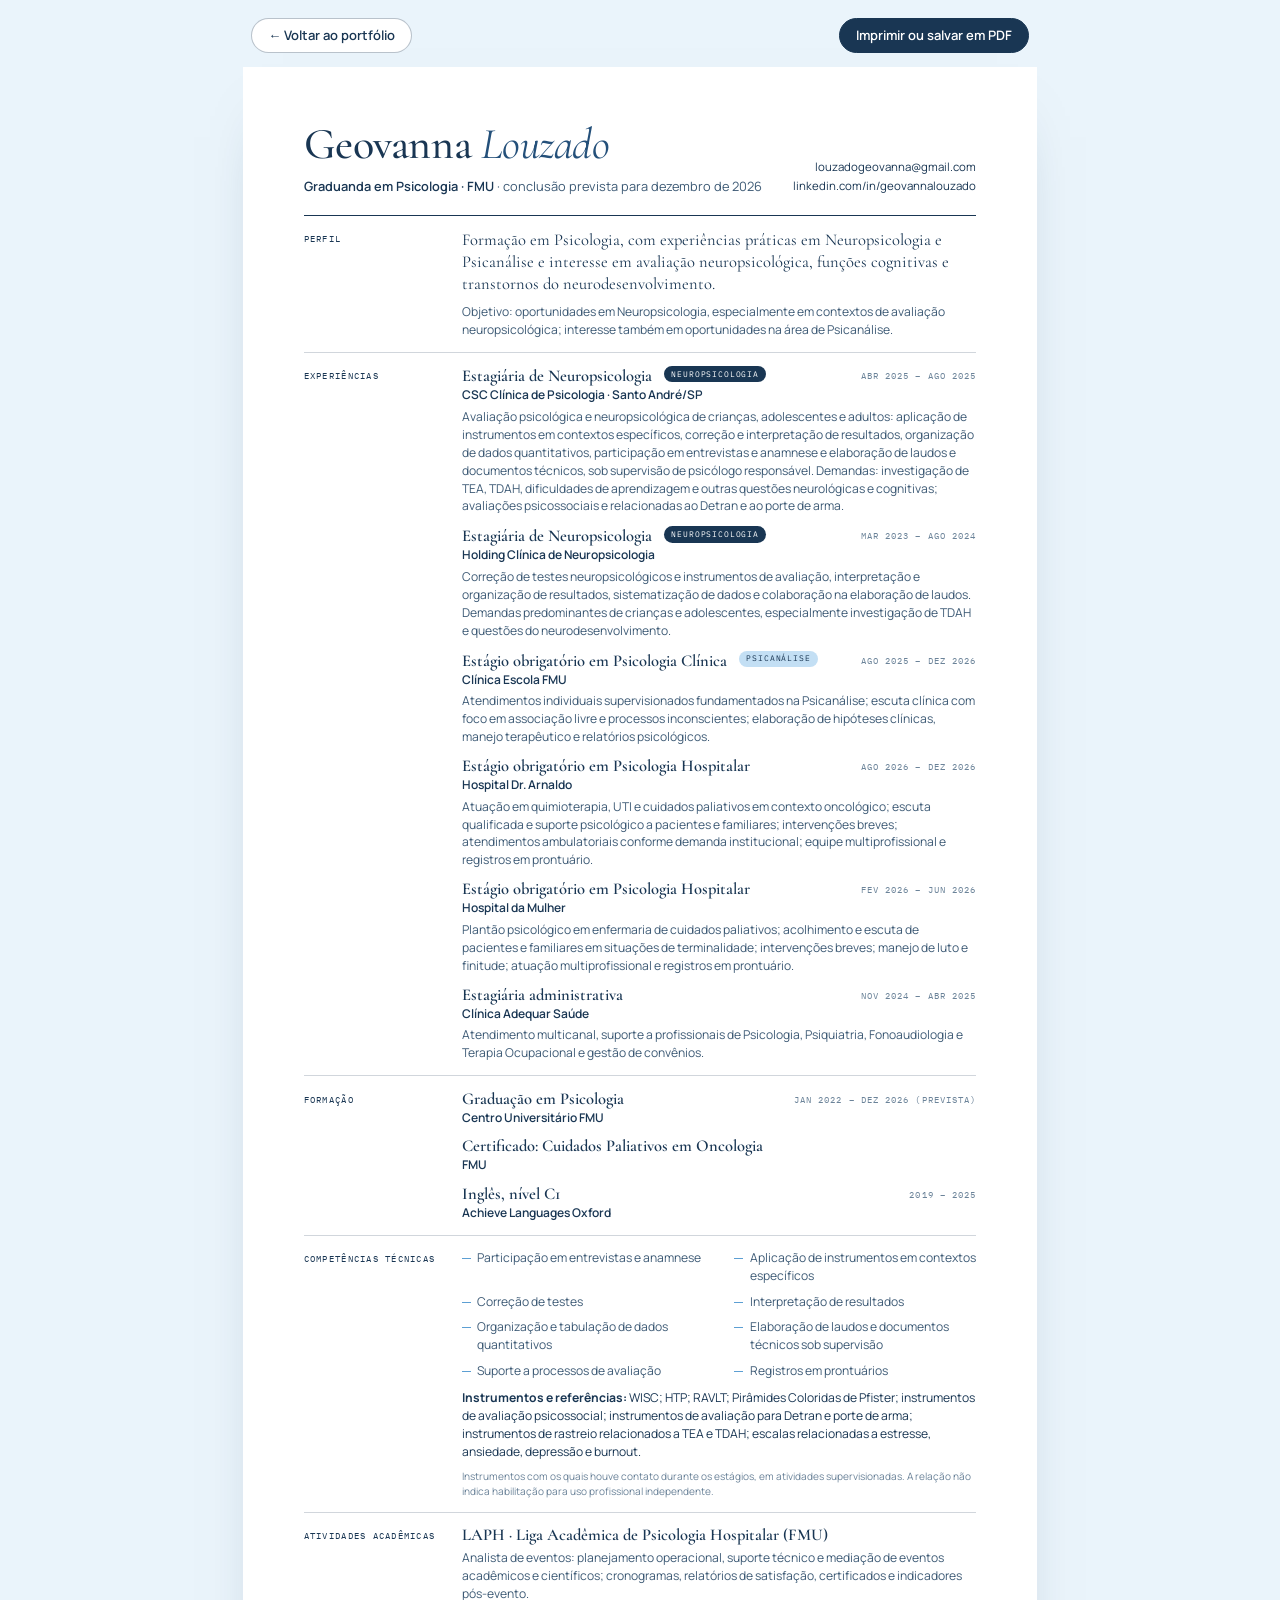
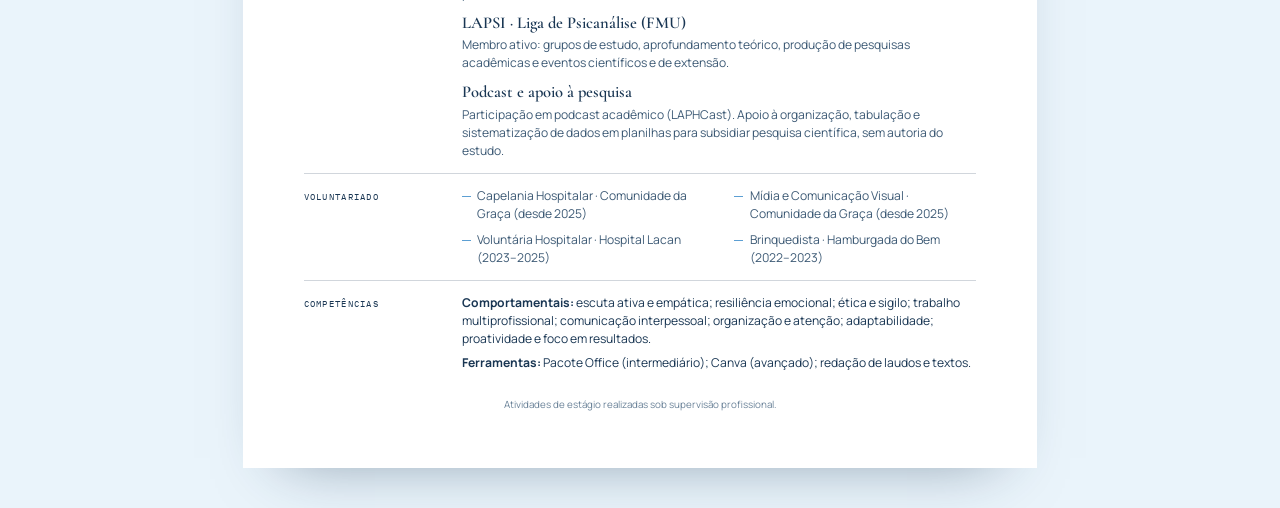
<file: curriculo.html>
<!doctype html>
<html lang="pt-BR">
<head>
  <meta charset="utf-8">
  <meta name="viewport" content="width=device-width, initial-scale=1">
  <title>Currículo | Geovanna Louzado</title>
  <meta name="robots" content="noindex">
  <link rel="icon" href="assets/img/favicon.svg" type="image/svg+xml">
  <!--
    Versão para impressão do currículo. O PDF em assets/docs/ foi gerado a partir desta página
    (Imprimir → Salvar como PDF, formato A4). Substitua o PDF pelo arquivo oficial quando houver.
  -->
  <style>
    @font-face { font-family: "Cormorant Garamond"; src: url("assets/fonts/cormorant-garamond-latin-wght-normal.woff2") format("woff2"); font-weight: 300 700; font-style: normal; }
    @font-face { font-family: "Cormorant Garamond"; src: url("assets/fonts/cormorant-garamond-latin-wght-italic.woff2") format("woff2"); font-weight: 300 700; font-style: italic; }
    @font-face { font-family: "Manrope"; src: url("assets/fonts/manrope-latin-wght-normal.woff2") format("woff2"); font-weight: 200 800; }
    @font-face { font-family: "IBM Plex Mono"; src: url("assets/fonts/ibm-plex-mono-latin-400-normal.woff2") format("woff2"); font-weight: 400; }

    @page { size: A4; margin: 12mm 15mm; }
    * { box-sizing: border-box; }
    html { -webkit-print-color-adjust: exact; print-color-adjust: exact; }
    body { margin: 0; background: #eaf4fb; color: #193653; font: 9.1pt/1.48 "Manrope", system-ui, sans-serif; }
    h1, h2, h3, p, ul { margin: 0; padding: 0; }
    ul { list-style: none; }
    a { color: inherit; text-decoration: none; }

    .bar { display: flex; justify-content: space-between; align-items: center; gap: 12px; max-width: 210mm; margin: 18px auto 0; padding: 0 8px; font-size: 13px; }
    .bar a, .bar button { font: 600 13px/1 "Manrope", sans-serif; color: #193653; background: #fff; border: 1px solid rgba(25, 54, 83, .3); border-radius: 999px; padding: 10px 16px; cursor: pointer; }
    .bar button { background: #193653; color: #fff; border-color: #193653; }

    .sheet { width: 210mm; max-width: 100%; margin: 14px auto 40px; padding: 15mm 16mm; background: #fff; box-shadow: 0 30px 60px -40px rgba(25, 54, 83, .5); }

    .top { display: grid; grid-template-columns: 1fr auto; gap: 8mm; align-items: end; padding-bottom: 5mm; border-bottom: .5mm solid #193653; }
    h1 { font: 500 33pt/.95 "Cormorant Garamond", Georgia, serif; letter-spacing: -.01em; }
    h1 em { font-weight: 400; color: #24507a; }
    .role { margin-top: 3mm; font-weight: 600; font-size: 9.6pt; }
    .role span { font-weight: 400; color: #3d5a75; }
    .contact { text-align: right; font-size: 8.6pt; line-height: 1.7; }
    .mono { font: 400 6.8pt/1.5 "IBM Plex Mono", monospace; letter-spacing: .12em; text-transform: uppercase; color: #6b8399; }

    section { display: grid; grid-template-columns: 36mm 1fr; gap: 6mm; padding: 3.5mm 0; border-bottom: .2mm solid rgba(25, 54, 83, .2); }
    section:last-of-type { border-bottom: 0; }
    section > h2 { font: 400 6.8pt/1.6 "IBM Plex Mono", monospace; letter-spacing: .14em; text-transform: uppercase; color: #193653; padding-top: .8mm; }
    .lead { font: 400 12.4pt/1.34 "Cormorant Garamond", Georgia, serif; }
    .lead + p { margin-top: 2mm; color: #3d5a75; }

    .item { break-inside: avoid; page-break-inside: avoid; }
    .item + .item { margin-top: 2.9mm; }
    .item h3 { font: 600 12.4pt/1.15 "Cormorant Garamond", Georgia, serif; }
    .item .place { font-weight: 600; font-size: 9pt; }
    .item .when { float: right; margin-left: 4mm; padding-top: .8mm; }
    .item p.txt { margin-top: 1mm; color: #3d5a75; }
    .tag { display: inline-block; margin-left: 2mm; padding: .4mm 2mm; border-radius: 99px; background: #c3dff4; font: 400 6.2pt/1.6 "IBM Plex Mono", monospace; letter-spacing: .1em; text-transform: uppercase; vertical-align: 1.2mm; }
    .tag--neuro { background: #193653; color: #fff; }

    .cols { display: grid; grid-template-columns: 1fr 1fr; gap: 2mm 8mm; }
    .list li { position: relative; padding-left: 4mm; color: #3d5a75; }
    .list li::before { content: ""; position: absolute; left: 0; top: .75em; width: 2.2mm; height: .25mm; background: #5c9fd3; }
    .note { margin-top: 2mm; font-size: 7.6pt; color: #6b8399; }
    .foot { margin-top: 3mm; font-size: 7.4pt; color: #6b8399; text-align: center; }

    @media print {
      .brk { break-before: page; page-break-before: always; border-top: 0; }
      body { background: #fff; }
      .bar { display: none; }
      .sheet { width: auto; margin: 0; padding: 0; box-shadow: none; }
    }
    @media (max-width: 720px) {
      .sheet { padding: 22px 18px; }
      .top, section, .cols { grid-template-columns: 1fr; }
      .contact { text-align: left; }
      section { gap: 8px; }
    }
  </style>
</head>
<body>
  <div class="bar">
    <a href="index.html">← Voltar ao portfólio</a>
    <button type="button" onclick="window.print()">Imprimir ou salvar em PDF</button>
  </div>

  <main class="sheet">
    <header class="top">
      <div>
        <h1>Geovanna <em>Louzado</em></h1>
        <p class="role">Graduanda em Psicologia · FMU <span>· conclusão prevista para dezembro de 2026</span></p>
      </div>
      <p class="contact">
        <a href="mailto:louzadogeovanna@gmail.com">louzadogeovanna@gmail.com</a><br>
        <a href="https://linkedin.com/in/geovannalouzado">linkedin.com/in/geovannalouzado</a>
      </p>
    </header>

    <section>
      <h2>Perfil</h2>
      <div>
        <p class="lead">Formação em Psicologia, com experiências práticas em Neuropsicologia e Psicanálise e interesse em avaliação neuropsicológica, funções cognitivas e transtornos do neurodesenvolvimento.</p>
        <p>Objetivo: oportunidades em Neuropsicologia, especialmente em contextos de avaliação neuropsicológica; interesse também em oportunidades na área de Psicanálise.</p>
      </div>
    </section>

    <section>
      <h2>Experiências</h2>
      <div>
        <div class="item">
          <span class="mono when">abr 2025 – ago 2025</span>
          <h3>Estagiária de Neuropsicologia <span class="tag tag--neuro">Neuropsicologia</span></h3>
          <p class="place">CSC Clínica de Psicologia · Santo André/SP</p>
          <p class="txt">Avaliação psicológica e neuropsicológica de crianças, adolescentes e adultos: aplicação de instrumentos em contextos específicos, correção e interpretação de resultados, organização de dados quantitativos, participação em entrevistas e anamnese e elaboração de laudos e documentos técnicos, sob supervisão de psicólogo responsável. Demandas: investigação de TEA, TDAH, dificuldades de aprendizagem e outras questões neurológicas e cognitivas; avaliações psicossociais e relacionadas ao Detran e ao porte de arma.</p>
        </div>
        <div class="item">
          <span class="mono when">mar 2023 – ago 2024</span>
          <h3>Estagiária de Neuropsicologia <span class="tag tag--neuro">Neuropsicologia</span></h3>
          <p class="place">Holding Clínica de Neuropsicologia</p>
          <p class="txt">Correção de testes neuropsicológicos e instrumentos de avaliação, interpretação e organização de resultados, sistematização de dados e colaboração na elaboração de laudos. Demandas predominantes de crianças e adolescentes, especialmente investigação de TDAH e questões do neurodesenvolvimento.</p>
        </div>
        <div class="item">
          <span class="mono when">ago 2025 – dez 2026</span>
          <h3>Estágio obrigatório em Psicologia Clínica <span class="tag">Psicanálise</span></h3>
          <p class="place">Clínica Escola FMU</p>
          <p class="txt">Atendimentos individuais supervisionados fundamentados na Psicanálise; escuta clínica com foco em associação livre e processos inconscientes; elaboração de hipóteses clínicas, manejo terapêutico e relatórios psicológicos.</p>
        </div>
        <div class="item">
          <span class="mono when">ago 2026 – dez 2026</span>
          <h3>Estágio obrigatório em Psicologia Hospitalar</h3>
          <p class="place">Hospital Dr. Arnaldo</p>
          <p class="txt">Atuação em quimioterapia, UTI e cuidados paliativos em contexto oncológico; escuta qualificada e suporte psicológico a pacientes e familiares; intervenções breves; atendimentos ambulatoriais conforme demanda institucional; equipe multiprofissional e registros em prontuário.</p>
        </div>
        <div class="item">
          <span class="mono when">fev 2026 – jun 2026</span>
          <h3>Estágio obrigatório em Psicologia Hospitalar</h3>
          <p class="place">Hospital da Mulher</p>
          <p class="txt">Plantão psicológico em enfermaria de cuidados paliativos; acolhimento e escuta de pacientes e familiares em situações de terminalidade; intervenções breves; manejo de luto e finitude; atuação multiprofissional e registros em prontuário.</p>
        </div>
        <div class="item">
          <span class="mono when">nov 2024 – abr 2025</span>
          <h3>Estagiária administrativa</h3>
          <p class="place">Clínica Adequar Saúde</p>
          <p class="txt">Atendimento multicanal, suporte a profissionais de Psicologia, Psiquiatria, Fonoaudiologia e Terapia Ocupacional e gestão de convênios.</p>
        </div>
      </div>
    </section>

    <section class="brk">
      <h2>Formação</h2>
      <div>
        <div class="item">
          <span class="mono when">jan 2022 – dez 2026 (prevista)</span>
          <h3>Graduação em Psicologia</h3>
          <p class="place">Centro Universitário FMU</p>
        </div>
        <div class="item">
          <h3>Certificado: Cuidados Paliativos em Oncologia</h3>
          <p class="place">FMU</p>
        </div>
        <div class="item">
          <span class="mono when">2019 – 2025</span>
          <h3>Inglês, nível C1</h3>
          <p class="place">Achieve Languages Oxford</p>
        </div>
      </div>
    </section>

    <section>
      <h2>Competências técnicas</h2>
      <div>
        <ul class="list cols">
          <li>Participação em entrevistas e anamnese</li>
          <li>Aplicação de instrumentos em contextos específicos</li>
          <li>Correção de testes</li>
          <li>Interpretação de resultados</li>
          <li>Organização e tabulação de dados quantitativos</li>
          <li>Elaboração de laudos e documentos técnicos sob supervisão</li>
          <li>Suporte a processos de avaliação</li>
          <li>Registros em prontuários</li>
        </ul>
        <p class="txt" style="margin-top:2.6mm"><strong>Instrumentos e referências:</strong> WISC; HTP; RAVLT; Pirâmides Coloridas de Pfister; instrumentos de avaliação psicossocial; instrumentos de avaliação para Detran e porte de arma; instrumentos de rastreio relacionados a TEA e TDAH; escalas relacionadas a estresse, ansiedade, depressão e burnout.</p>
        <p class="note">Instrumentos com os quais houve contato durante os estágios, em atividades supervisionadas. A relação não indica habilitação para uso profissional independente.</p>
      </div>
    </section>

    <section>
      <h2>Atividades acadêmicas</h2>
      <div>
        <div class="item">
          <h3>LAPH · Liga Acadêmica de Psicologia Hospitalar (FMU)</h3>
          <p class="txt">Analista de eventos: planejamento operacional, suporte técnico e mediação de eventos acadêmicos e científicos; cronogramas, relatórios de satisfação, certificados e indicadores pós-evento.</p>
        </div>
        <div class="item">
          <h3>LAPSI · Liga de Psicanálise (FMU)</h3>
          <p class="txt">Membro ativo: grupos de estudo, aprofundamento teórico, produção de pesquisas acadêmicas e eventos científicos e de extensão.</p>
        </div>
        <div class="item">
          <h3>Podcast e apoio à pesquisa</h3>
          <p class="txt">Participação em podcast acadêmico (LAPHCast). Apoio à organização, tabulação e sistematização de dados em planilhas para subsidiar pesquisa científica, sem autoria do estudo.</p>
        </div>
      </div>
    </section>

    <section>
      <h2>Voluntariado</h2>
      <ul class="list cols">
        <li>Capelania Hospitalar · Comunidade da Graça (desde 2025)</li>
        <li>Mídia e Comunicação Visual · Comunidade da Graça (desde 2025)</li>
        <li>Voluntária Hospitalar · Hospital Lacan (2023–2025)</li>
        <li>Brinquedista · Hamburgada do Bem (2022–2023)</li>
      </ul>
    </section>

    <section>
      <h2>Competências</h2>
      <div>
        <p class="txt"><strong>Comportamentais:</strong> escuta ativa e empática; resiliência emocional; ética e sigilo; trabalho multiprofissional; comunicação interpessoal; organização e atenção; adaptabilidade; proatividade e foco em resultados.</p>
        <p class="txt" style="margin-top:1.6mm"><strong>Ferramentas:</strong> Pacote Office (intermediário); Canva (avançado); redação de laudos e textos.</p>
      </div>
    </section>

    <p class="foot">Atividades de estágio realizadas sob supervisão profissional.</p>
  </main>
</body>
</html>
</file>
<file: assets/css/style.css>
/* ==========================================================================
   Geovanna Louzado | Portfólio Profissional
   Paleta: azul bebê + branco, com azul profundo para texto.
   ========================================================================== */

@font-face {
  font-family: "Cormorant Garamond";
  src: url("../fonts/cormorant-garamond-latin-wght-normal.woff2") format("woff2");
  font-weight: 300 700; font-style: normal; font-display: swap;
}
@font-face {
  font-family: "Cormorant Garamond";
  src: url("../fonts/cormorant-garamond-latin-wght-italic.woff2") format("woff2");
  font-weight: 300 700; font-style: italic; font-display: swap;
}
@font-face {
  font-family: "Manrope";
  src: url("../fonts/manrope-latin-wght-normal.woff2") format("woff2");
  font-weight: 200 800; font-style: normal; font-display: swap;
}
@font-face {
  font-family: "IBM Plex Mono";
  src: url("../fonts/ibm-plex-mono-latin-400-normal.woff2") format("woff2");
  font-weight: 400; font-style: normal; font-display: swap;
}
@font-face {
  font-family: "IBM Plex Mono";
  src: url("../fonts/ibm-plex-mono-latin-500-normal.woff2") format("woff2");
  font-weight: 500; font-style: normal; font-display: swap;
}

:root {
  --white: #ffffff;
  --mist: #f5fafe;
  --baby-100: #eaf4fb;
  --baby-200: #d9ebf8;
  --baby-300: #c3dff4;   /* azul bebê */
  --baby-400: #9ccbec;
  --sky: #5c9fd3;
  --ink: #193653;        /* azul profundo */
  --ink-2: #3d5a75;
  --ink-3: #6b8399;
  --line: rgba(25, 54, 83, .14);
  --line-soft: rgba(25, 54, 83, .08);

  --serif: "Cormorant Garamond", "Iowan Old Style", "Palatino Linotype", Georgia, serif;
  --sans: "Manrope", system-ui, -apple-system, "Segoe UI", Roboto, sans-serif;
  --mono: "IBM Plex Mono", ui-monospace, "SF Mono", Menlo, monospace;

  --gutter: clamp(20px, 5vw, 64px);
  --nav-h: 72px;
  --radius: 22px;
  --ease: cubic-bezier(.2, .7, .2, 1);
}

*, *::before, *::after { box-sizing: border-box; }

html {
  scroll-behavior: smooth;
  scroll-padding-top: calc(var(--nav-h) + 8px);
  -webkit-text-size-adjust: 100%;
  overflow-x: clip;
}

body {
  margin: 0;
  background: var(--white);
  color: var(--ink);
  font-family: var(--sans);
  font-size: 1.0625rem;
  line-height: 1.7;
  -webkit-font-smoothing: antialiased;
  text-rendering: optimizeLegibility;
  overflow-x: clip;
}

img, svg, canvas { display: block; max-width: 100%; }
img { height: auto; }
a { color: inherit; }
h1, h2, h3, h4, p, ul, ol, dl, dd, figure { margin: 0; }
ul, ol { padding: 0; list-style: none; }
em { font-style: italic; }

::selection { background: var(--baby-300); color: var(--ink); }

:focus-visible {
  outline: 2px solid var(--ink);
  outline-offset: 3px;
  border-radius: 6px;
}

.skip {
  position: fixed; left: 16px; top: -80px; z-index: 100;
  padding: 10px 16px; border-radius: 999px;
  background: var(--ink); color: var(--white); text-decoration: none; font-size: .9rem;
  transition: top .2s;
}
.skip:focus { top: 14px; }

.container { width: min(1180px, 100% - 2 * var(--gutter)); margin-inline: auto; }

.mono, .eyebrow {
  font-family: var(--mono);
  font-size: .72rem;
  letter-spacing: .12em;
  text-transform: uppercase;
  color: var(--ink-3);
  line-height: 1.5;
}

/* ---------- Botões ---------- */
.btn {
  position: relative;
  display: inline-flex; align-items: center; justify-content: center; gap: 10px;
  padding: 15px 26px;
  border: 1px solid var(--ink); border-radius: 999px;
  font: 600 .9rem/1 var(--sans); letter-spacing: .01em;
  text-decoration: none; white-space: nowrap;
  transition: background-color .3s var(--ease), color .3s var(--ease), border-color .3s var(--ease), transform .3s var(--ease), box-shadow .3s var(--ease);
}
.btn--primary { background: var(--ink); color: var(--white); }
.btn--primary:hover { background: #224a70; border-color: #224a70; transform: translateY(-2px); box-shadow: 0 12px 26px -12px rgba(25, 54, 83, .55); }
.btn--ghost { background: rgba(255, 255, 255, .6); color: var(--ink); border-color: rgba(25, 54, 83, .3); }
.btn--ghost:hover { background: var(--baby-200); border-color: var(--ink); transform: translateY(-2px); }
.btn--sm { padding: 11px 18px; font-size: .82rem; }
.btn svg { flex: none; }

/* ---------- Navegação ---------- */
.nav {
  position: fixed; inset: 0 0 auto 0; z-index: 50;
  height: var(--nav-h);
  display: flex; align-items: center; gap: 28px;
  padding: 0 var(--gutter);
  transition: background-color .35s, box-shadow .35s, backdrop-filter .35s;
}
.nav.is-scrolled {
  background: rgba(255, 255, 255, .82);
  -webkit-backdrop-filter: saturate(1.4) blur(14px);
  backdrop-filter: saturate(1.4) blur(14px);
  box-shadow: 0 1px 0 var(--line-soft);
}
.nav__brand { display: inline-flex; align-items: center; gap: 12px; text-decoration: none; margin-right: auto; }
.nav__mono {
  display: grid; place-items: center;
  width: 38px; height: 38px; border-radius: 50%;
  border: 1px solid var(--ink);
  font: italic 500 1.05rem/1 var(--serif); letter-spacing: .02em;
  background: var(--baby-200);
}
.nav__name { font: 500 1.2rem/1 var(--serif); letter-spacing: .01em; }

.nav__links { display: flex; align-items: center; gap: clamp(14px, 1.9vw, 28px); }
.nav__links a:not(.btn) {
  position: relative; padding: 8px 0;
  font-size: .84rem; font-weight: 500; color: var(--ink-2); text-decoration: none;
  transition: color .25s;
}
.nav__links a:not(.btn)::after {
  content: ""; position: absolute; left: 0; right: 0; bottom: 2px; height: 1px;
  background: var(--ink); transform: scaleX(0); transform-origin: left;
  transition: transform .35s var(--ease);
}
.nav__links a:not(.btn):hover, .nav__links a.is-active { color: var(--ink); }
.nav__links a:not(.btn):hover::after, .nav__links a.is-active::after { transform: scaleX(1); }
.nav__cv-mobile { display: none; }

.nav__toggle {
  display: none; align-items: center; gap: 10px;
  padding: 10px 4px 10px 12px; border: 0; background: none; color: var(--ink);
  font: 600 .82rem/1 var(--sans); cursor: pointer;
}
.nav__toggle-icon { position: relative; width: 26px; height: 12px; }
.nav__toggle-icon i { position: absolute; left: 0; right: 0; height: 1.5px; background: currentColor; transition: transform .35s var(--ease), top .35s var(--ease); }
.nav__toggle-icon i:first-child { top: 0; }
.nav__toggle-icon i:last-child { top: 10px; }
.nav__toggle[aria-expanded="true"] .nav__toggle-icon i:first-child { top: 5px; transform: rotate(45deg); }
.nav__toggle[aria-expanded="true"] .nav__toggle-icon i:last-child { top: 5px; transform: rotate(-45deg); }

@media (max-width: 1099px) {
  :root { --nav-h: 62px; }
  .nav__toggle { display: inline-flex; }
  .nav__cv { display: none; }
  .nav__brand, .nav__toggle { position: relative; z-index: 2; }
  .nav__links {
    position: fixed; inset: 0; z-index: 1;
    flex-direction: column; align-items: flex-start; justify-content: center; gap: 4px;
    padding: 90px var(--gutter) 40px;
    background: linear-gradient(160deg, var(--white), var(--baby-200));
    opacity: 0; visibility: hidden; transform: translateY(-12px);
    transition: opacity .35s var(--ease), transform .35s var(--ease), visibility 0s .35s;
    overflow-y: auto;
  }
  .nav.is-open .nav__links { opacity: 1; visibility: visible; transform: none; transition-delay: 0s; }
  .nav__links a:not(.btn) { font: 500 clamp(2rem, 9vw, 2.8rem)/1.25 var(--serif); color: var(--ink); padding: 4px 0; }
  .nav__links a:not(.btn)::after { display: none; }
  .nav__links a.is-active { font-style: italic; }
  .nav__cv-mobile { display: inline-flex; margin-top: 26px; }
  .nav.is-open { background: none; box-shadow: none; -webkit-backdrop-filter: none; backdrop-filter: none; }
}
@media (max-width: 420px) { .nav__name { font-size: 1.08rem; } }

/* ==========================================================================
   Início: cena fixa com a cabeça e os fios
   ========================================================================== */
.hero {
  position: relative;
  height: 340vh;
  height: 340svh;
  background:
    radial-gradient(60vw 70vh at 20% 78%, rgba(195, 223, 244, .55), rgba(195, 223, 244, 0) 70%),
    radial-gradient(40vw 50vh at 92% 8%, rgba(217, 235, 248, .7), rgba(217, 235, 248, 0) 70%),
    linear-gradient(180deg, var(--white) 0%, var(--mist) 100%);
}
.hero__stage {
  position: sticky; top: 0;
  height: 100vh; height: 100svh;
  overflow: hidden;
}
.hero__stage::before { /* malha pontilhada discreta, como papel de laboratório */
  content: ""; position: absolute; inset: 0;
  background-image: radial-gradient(rgba(25, 54, 83, .16) 1px, transparent 1.2px);
  background-size: 26px 26px;
  -webkit-mask-image: radial-gradient(70% 70% at 30% 60%, #000 0%, transparent 75%);
  mask-image: radial-gradient(70% 70% at 30% 60%, #000 0%, transparent 75%);
  opacity: .55;
}
.hero__canvas { position: absolute; inset: 0; width: 100%; height: 100%; }

.hero__copy {
  position: absolute; z-index: 2;
  left: 53%; right: var(--gutter);
  top: calc(50% + var(--nav-h) / 2); transform: translateY(-50%);
  max-width: 600px;
  will-change: opacity, transform;
}
.hero__title {
  margin: 14px 0 20px;
  font: 500 clamp(4rem, 7.2vw, 7.4rem)/.9 var(--serif);
  letter-spacing: -.02em;
}
.hero__title span { display: block; }
.hero__title em { font-weight: 400; padding-left: .5em; color: #24507a; }
.hero__role { font-size: .95rem; font-weight: 600; line-height: 1.5; }
.hero__role-sub { font-weight: 400; color: var(--ink-2); }
.hero__tagline {
  margin-top: 22px;
  font: italic 400 clamp(1.35rem, 1.9vw, 1.75rem)/1.3 var(--serif);
  color: var(--ink);
  max-width: 24ch;
}
.hero__summary { margin-top: 16px; font-size: .95rem; color: var(--ink-2); max-width: 46ch; line-height: 1.65; }
.hero__actions { display: flex; flex-wrap: wrap; gap: 12px; margin-top: 30px; }

.hero__in { animation: rise .95s var(--ease) both; animation-delay: calc(.35s + var(--i) * .09s); }
@keyframes rise {
  from { opacity: 0; transform: translateY(20px); }
  to { opacity: 1; transform: none; }
}

/* Rótulos dos fios */
.hero__strands { position: absolute; inset: 0; z-index: 2; pointer-events: none; }
.strand { position: absolute; left: 0; top: 0; }
.strand__dot {
  position: absolute; left: -6px; top: -6px; width: 12px; height: 12px; border-radius: 50%;
  background: var(--white); border: 1.5px solid var(--ink);
  box-shadow: 0 0 0 0 rgba(92, 159, 211, .45);
  transform: scale(0); transition: transform .5s cubic-bezier(.3, 1.6, .5, 1);
}
.strand__text {
  position: absolute; left: 22px; top: 0; transform: translate(10px, -54%);
  white-space: nowrap;
  font: 500 clamp(1.5rem, 2.5vw, 2.3rem)/1 var(--serif); letter-spacing: -.005em;
  opacity: 0; transition: opacity .6s var(--ease), transform .6s var(--ease);
}
.strand__text small {
  display: inline-block; margin-right: 14px; vertical-align: .5em;
  font: 400 .66rem/1 var(--mono); letter-spacing: .1em; color: var(--ink-3);
}
.strand.is-on .strand__dot { transform: scale(1); animation: ping 1.4s var(--ease) 1; }
.strand.is-on .strand__text { opacity: 1; transform: translate(0, -54%); }
.strand.is-left .strand__text { left: auto; right: 20px; transform: translate(-10px, -54%); text-align: right; font-size: clamp(1.25rem, 6vw, 1.7rem); }
.strand.is-left.is-on .strand__text { transform: translate(0, -54%); }
.strand.is-left .strand__text small { margin-right: 10px; }
@keyframes ping {
  0% { box-shadow: 0 0 0 0 rgba(92, 159, 211, .5); }
  100% { box-shadow: 0 0 0 16px rgba(92, 159, 211, 0); }
}

.hero__caption {
  position: absolute; z-index: 2; left: 0; top: 0; max-width: 400px;
  opacity: 0; visibility: hidden; transform: translateY(12px);
  transition: opacity .6s var(--ease), transform .6s var(--ease), visibility 0s .6s;
}
.hero__caption.is-on { opacity: 1; visibility: visible; transform: none; transition-delay: 0s; }
.hero__caption-text { margin-top: 8px; font-size: .95rem; color: var(--ink-2); line-height: 1.6; }

.hero__cue { /* aviso vertical na margem esquerda: nunca encosta na ilustração nem nos botões */
  position: absolute; z-index: 2; left: clamp(14px, 2vw, 30px); bottom: 22px;
  display: flex; flex-direction: column; align-items: center; gap: 12px;
  font: 400 .66rem/1 var(--mono); letter-spacing: .16em; text-transform: uppercase; color: var(--ink-2);
  white-space: nowrap;
  transition: opacity .4s;
}
.hero__cue span { writing-mode: vertical-rl; transform: rotate(180deg); }
.hero__cue i { width: 1px; height: 46px; background: linear-gradient(var(--ink), var(--ink)) no-repeat 0 0 / 100% 40%, var(--line); animation: cue 2s var(--ease) infinite; }
@keyframes cue {
  0% { background-position: 0 -30px, 0 0; }
  100% { background-position: 0 50px, 0 0; }
}

/* Telas largas e baixas (notebooks) */
@media (min-width: 900px) and (max-height: 760px) {
  .hero__title { font-size: clamp(3.4rem, 6vw, 5.4rem); margin: 10px 0 14px; }
  .hero__tagline { margin-top: 14px; }
  .hero__actions { margin-top: 22px; }
}
@media (min-width: 900px) and (max-height: 650px) { .hero__summary { display: none; } }

/* Retrato (celular / tablet em pé) */
@media (max-width: 899px), (max-aspect-ratio: 23/20) {
  .hero { height: 300vh; height: 300svh; }
  .hero__stage::before { -webkit-mask-image: radial-gradient(90% 55% at 50% 78%, #000 0%, transparent 75%); mask-image: radial-gradient(90% 55% at 50% 78%, #000 0%, transparent 75%); }
  .hero__copy {
    left: var(--gutter); right: var(--gutter);
    top: calc(var(--nav-h) + clamp(6px, 2.4svh, 28px)); transform: none;
    max-width: 560px;
  }
  .hero__title { font-size: clamp(3.3rem, 16.5vw, 6rem); margin: 8px 0 12px; }
  .hero__role { font-size: .86rem; }
  .hero__tagline { margin-top: 12px; font-size: clamp(1.15rem, 5vw, 1.5rem); max-width: 26ch; }
  .hero__summary { display: none; }
  .hero__actions { margin-top: 16px; gap: 8px; }
  .hero__actions .btn { padding: 13px 18px; font-size: .82rem; }
  .hero__cue { bottom: 18px; font-size: .62rem; }
  .hero__cue i { height: 34px; }
  .hero__caption { max-width: none; }
  .hero__caption-text { display: none; }
}
@media (max-width: 899px) and (max-height: 700px) {
  .hero__tagline { display: none; }
  .hero__actions .btn--ghost { display: none; }
}
@media (max-width: 899px) and (max-height: 620px) { .hero__cue span { display: none; } }
@media (max-width: 400px) { .hero__copy .eyebrow { font-size: .64rem; letter-spacing: .08em; white-space: nowrap; } }

/* ==========================================================================
   Seções
   ========================================================================== */
.section { position: relative; padding: clamp(84px, 11vw, 160px) 0; }

.shead { max-width: 560px; }
.shead--wide { max-width: 760px; margin-bottom: clamp(40px, 6vw, 72px); }
.shead__kicker {
  display: flex; align-items: center; gap: 14px;
  font: 400 .72rem/1 var(--mono); letter-spacing: .14em; text-transform: uppercase; color: var(--ink-2);
}
.shead__kicker i { width: 56px; height: 1px; background: var(--ink); transform-origin: left; }
.shead__num { color: var(--ink); font-weight: 500; }
.shead__title {
  margin-top: 18px;
  font: 500 clamp(2.8rem, 6vw, 5rem)/.98 var(--serif);
  letter-spacing: -.018em;
}
.shead__title em { font-weight: 400; color: #24507a; }
.shead__intro { margin-top: 22px; color: var(--ink-2); max-width: 58ch; }

.lead { font: 400 clamp(1.45rem, 2.3vw, 1.95rem)/1.32 var(--serif); letter-spacing: -.005em; }
.prose p + p { margin-top: 1em; }
.prose { color: var(--ink-2); }

/* Revelações ao rolar */
.js .reveal { opacity: 0; transform: translateY(26px); transition: opacity .9s var(--ease), transform .9s var(--ease); transition-delay: var(--d, 0s); }
.js .reveal.is-in { opacity: 1; transform: none; }
.js .shead.reveal .shead__kicker i { transform: scaleX(0); transition: transform 1s var(--ease) .2s; }
.js .shead.reveal.is-in .shead__kicker i { transform: scaleX(1); }

/* ---------- 01 Sobre mim ---------- */
.about { background: var(--white); overflow: hidden; }
.about__grid { display: grid; grid-template-columns: minmax(0, 5fr) minmax(0, 6fr); gap: clamp(36px, 7vw, 110px); align-items: center; }
.about__figure { position: relative; max-width: 460px; width: 100%; justify-self: center; }
.portrait {
  position: relative; z-index: 1;
  aspect-ratio: 4 / 5; overflow: hidden;
  border-radius: 999px 999px var(--radius) var(--radius);
  background: var(--baby-200);
}
.portrait img { width: 100%; height: 100%; object-fit: cover; object-position: 50% 20%; transform: scale(1.04); transition: transform 1.6s var(--ease); }
.about__figure.is-in .portrait img { transform: scale(1); }
.about__figure::before { /* forma azul bebê deslocada, eco da ilustração inicial */
  content: ""; position: absolute; inset: 0; z-index: 0;
  border-radius: 999px 999px var(--radius) var(--radius);
  background: var(--baby-300);
  transform: translate(18px, 18px);
}
.about__figure::after {
  content: ""; position: absolute; z-index: 0; inset: 0;
  border-radius: 999px 999px var(--radius) var(--radius);
  border: 1px solid var(--ink);
  transform: translate(-14px, -14px);
}
.about__thread { position: absolute; z-index: 2; left: -10%; top: -10%; width: 120%; height: 120%; max-width: none; color: var(--ink); pointer-events: none; overflow: visible; }
.about__text .lead { margin-top: 30px; }
.about__text .prose { margin-top: 22px; }

.facts { display: grid; grid-template-columns: repeat(3, 1fr); margin-top: 36px; border-top: 1px solid var(--line); }
.facts > div { padding: 18px 16px 0 0; }
.facts > div + div { padding-left: 18px; border-left: 1px solid var(--line); }
.facts dt { font: 400 .68rem/1 var(--mono); letter-spacing: .12em; text-transform: uppercase; color: var(--ink-3); }
.facts dd { margin-top: 10px; font: 500 1.22rem/1.2 var(--serif); }
.facts dd span { font: 400 .8rem/1.4 var(--sans); color: var(--ink-2); }

.motiv { display: grid; grid-template-columns: repeat(3, 1fr); gap: 0; margin-top: clamp(64px, 9vw, 120px); border-top: 1px solid var(--ink); }
.motiv__item { padding: 28px 28px 0 0; }
.motiv__item + .motiv__item { padding-left: 28px; border-left: 1px solid var(--line); }
.motiv__n { font: italic 400 1.3rem/1 var(--serif); color: var(--sky); }
.motiv__item h3 { margin: 12px 0 12px; font: 500 1.6rem/1.12 var(--serif); }
.motiv__item p { font-size: .95rem; color: var(--ink-2); }
.motiv__item:nth-child(2) { --d: .1s; }
.motiv__item:nth-child(3) { --d: .2s; }

@media (max-width: 899px) {
  .about__grid { grid-template-columns: 1fr; }
  .about__figure { max-width: 340px; margin-bottom: 16px; }
  .motiv { grid-template-columns: 1fr; }
  .motiv__item, .motiv__item + .motiv__item { padding: 26px 0; border-left: 0; }
  .motiv__item + .motiv__item { border-top: 1px solid var(--line); }
  .facts dd { font-size: 1.08rem; }
  .facts > div + div { padding-left: 12px; }
  .facts > div { padding-right: 8px; }
}

/* ---------- 02 Neuropsicologia ---------- */
.neuro {
  background: linear-gradient(180deg, var(--baby-100) 0%, var(--baby-200) 100%);
  overflow: hidden;
  border-radius: clamp(28px, 5vw, 64px);
  margin-inline: clamp(0px, 1.4vw, 20px);
}
.neuro__net { position: absolute; top: 0; right: 0; width: min(58vw, 760px); height: 520px; color: var(--ink); pointer-events: none; opacity: .9; }
.neuro .container { position: relative; }

.clinics { display: grid; grid-template-columns: repeat(2, 1fr); gap: clamp(16px, 2.4vw, 28px); }
.clinic {
  background: rgba(255, 255, 255, .86);
  border: 1px solid rgba(255, 255, 255, .9);
  border-radius: var(--radius);
  padding: clamp(24px, 3.2vw, 40px);
  box-shadow: 0 30px 60px -40px rgba(25, 54, 83, .35);
  -webkit-backdrop-filter: blur(6px); backdrop-filter: blur(6px);
}
.clinic:nth-child(2) { --d: .12s; }
.clinic__head { padding-bottom: 22px; margin-bottom: 22px; border-bottom: 1px solid var(--line); }
.clinic__head h3 { margin-top: 12px; font: 500 clamp(1.7rem, 2.6vw, 2.2rem)/1.08 var(--serif); letter-spacing: -.01em; }
.clinic__role { margin-top: 8px; font-size: .92rem; font-weight: 600; color: var(--ink-2); }
.clinic h4, .skills h4 { font: 500 .7rem/1 var(--mono); letter-spacing: .14em; text-transform: uppercase; color: var(--ink-3); margin-bottom: 14px; }
.ticks li { position: relative; padding: 7px 0 7px 26px; font-size: .96rem; line-height: 1.5; }
.ticks li::before { content: ""; position: absolute; left: 0; top: 1.05em; width: 14px; height: 1px; background: var(--sky); }
.clinic__meta { margin-top: 22px; padding-top: 20px; border-top: 1px solid var(--line); display: grid; gap: 14px; }
.clinic__meta div { display: grid; grid-template-columns: 96px 1fr; gap: 12px; }
.clinic__meta dt { font: 400 .68rem/1.9 var(--mono); letter-spacing: .12em; text-transform: uppercase; color: var(--ink-3); }
.clinic__meta dd { font-size: .92rem; color: var(--ink-2); line-height: 1.55; }

.skills {
  margin-top: clamp(16px, 2.4vw, 28px);
  display: grid; grid-template-columns: repeat(2, 1fr); gap: clamp(24px, 4vw, 56px);
  background: var(--ink); color: var(--white);
  border-radius: var(--radius);
  padding: clamp(28px, 4.4vw, 60px);
}
.skills__head { grid-column: 1 / -1; display: flex; flex-wrap: wrap; align-items: baseline; justify-content: space-between; gap: 12px 40px; padding-bottom: 26px; border-bottom: 1px solid rgba(255, 255, 255, .18); }
.skills__head h3 { font: 500 clamp(1.9rem, 3.4vw, 2.8rem)/1.05 var(--serif); letter-spacing: -.01em; }
.skills__head h3 em { color: var(--baby-300); font-weight: 400; }
.skills__head p { color: rgba(255, 255, 255, .72); font-size: .95rem; max-width: 36ch; }
.skills h4 { color: var(--baby-400); }
.skills__sub { margin-top: 30px; }
.steps { counter-reset: s; }
.steps li { counter-increment: s; display: grid; grid-template-columns: 34px 1fr; padding: 13px 0; border-bottom: 1px solid rgba(255, 255, 255, .12); font-size: .98rem; line-height: 1.45; }
.steps li::before { content: counter(s, decimal-leading-zero); font: 400 .7rem/2.1 var(--mono); color: var(--baby-400); letter-spacing: .06em; }
.steps li:last-child { border-bottom: 0; }

.chips { display: flex; flex-wrap: wrap; gap: 8px; }
.chips li {
  padding: 9px 15px; border-radius: 999px;
  border: 1px solid var(--line); background: var(--white);
  font-size: .86rem; font-weight: 500; line-height: 1.3;
}
.chips li span { font-weight: 400; color: var(--ink-3); margin-left: 4px; }
.skills .chips li { background: rgba(255, 255, 255, .06); border-color: rgba(255, 255, 255, .26); color: var(--white); }
.skills .chips--soft li { background: var(--baby-300); border-color: var(--baby-300); color: var(--ink); }
.note { margin-top: 16px; font-size: .8rem; line-height: 1.55; color: rgba(255, 255, 255, .66); padding-left: 14px; border-left: 1px solid var(--baby-400); }

@media (max-width: 899px) {
  .clinics, .skills { grid-template-columns: 1fr; }
  .clinic__meta div { grid-template-columns: 1fr; gap: 2px; }
  .neuro__net { width: 100%; opacity: .5; }
}

/* ---------- 03 Experiências ---------- */
.exp__grid { display: grid; grid-template-columns: minmax(0, 4fr) minmax(0, 7fr); gap: clamp(36px, 7vw, 110px); align-items: start; }
.exp__aside { position: sticky; top: calc(var(--nav-h) + 40px); }
.legend { margin-top: 30px; display: grid; gap: 10px; font-size: .88rem; color: var(--ink-2); }
.legend li { display: flex; align-items: center; gap: 12px; }
.dot { width: 10px; height: 10px; border-radius: 50%; border: 1.5px solid var(--ink); background: var(--white); flex: none; }
.dot--neuro { background: var(--ink); }
.dot--psi { background: var(--baby-400); }
.dot--hosp { background: var(--baby-200); }

.tl { position: relative; padding-left: clamp(34px, 5vw, 60px); }
.tl__list { margin: 0; }
.tl::before { content: ""; position: absolute; left: 6px; top: 8px; bottom: 8px; width: 1px; background: var(--line); }
.tl__fill { position: absolute; left: 5.5px; top: 8px; width: 2px; height: 0; background: var(--ink); border-radius: 2px; }
.tl__item { position: relative; padding-bottom: clamp(36px, 5vw, 60px); }
.tl__item:last-child { padding-bottom: 0; }
.tl__node {
  position: absolute; left: calc(-1 * clamp(34px, 5vw, 60px)); top: 4px;
  width: 13px; height: 13px; border-radius: 50%;
  background: var(--white); border: 1.5px solid var(--ink-3);
  transition: background-color .5s, border-color .5s, box-shadow .5s, transform .5s var(--ease);
}
.tl__item.is-passed .tl__node { border-color: var(--ink); background: var(--baby-300); box-shadow: 0 0 0 6px rgba(195, 223, 244, .5); }
.tl__item--neuro.is-passed .tl__node { background: var(--ink); transform: scale(1.15); }
.tl__meta { display: flex; flex-wrap: wrap; align-items: center; gap: 10px 14px; }
.tag { padding: 6px 12px; border-radius: 999px; font: 500 .68rem/1 var(--mono); letter-spacing: .1em; text-transform: uppercase; border: 1px solid var(--line); }
.tag--neuro { background: var(--ink); color: var(--white); border-color: var(--ink); }
.tag--psi { background: var(--baby-300); border-color: var(--baby-300); }
.tag--hosp { background: var(--baby-100); border-color: var(--baby-200); }
.tl__now { display: inline-flex; align-items: center; gap: 7px; font-size: .78rem; font-weight: 600; color: var(--ink-2); }
.tl__now::before { content: ""; width: 7px; height: 7px; border-radius: 50%; background: var(--sky); animation: pulse 2s ease-in-out infinite; }
@keyframes pulse { 50% { opacity: .25; } }
.tl__item h3 { margin-top: 14px; font: 500 clamp(1.6rem, 2.5vw, 2.1rem)/1.1 var(--serif); letter-spacing: -.01em; }
.tl__place { margin-top: 6px; font-weight: 600; font-size: .95rem; }
.tl__item > p:last-child { margin-top: 12px; color: var(--ink-2); font-size: .97rem; max-width: 60ch; }
.tl__item--brief h3 { font-size: clamp(1.35rem, 2vw, 1.6rem); }
.tl__item--brief > p:last-child { font-size: .9rem; }

@media (max-width: 899px) {
  .exp__grid { grid-template-columns: 1fr; }
  .exp__aside { position: static; }
  .legend { grid-template-columns: 1fr 1fr; }
}

/* ---------- 04 Formação ---------- */
.edu { background: var(--mist); }
.bento { display: grid; grid-template-columns: repeat(12, 1fr); gap: clamp(12px, 1.6vw, 20px); }
.card {
  grid-column: span 3;
  display: flex; flex-direction: column;
  background: var(--white);
  border: 1px solid var(--line-soft);
  border-radius: var(--radius);
  padding: clamp(22px, 2.6vw, 32px);
  box-shadow: 0 24px 50px -44px rgba(25, 54, 83, .4);
  transition: transform .5s var(--ease), box-shadow .5s var(--ease), opacity .9s var(--ease);
}
.card:hover { transform: translateY(-4px); box-shadow: 0 34px 60px -40px rgba(25, 54, 83, .45); }
.card h3 { margin-top: 14px; font: 500 1.55rem/1.12 var(--serif); letter-spacing: -.005em; }
.card h3 span { display: block; margin-top: 6px; font: 500 .9rem/1.35 var(--sans); color: var(--ink-2); letter-spacing: 0; }
.card p:not(.mono) { font-size: .93rem; color: var(--ink-2); }
.card__sub { margin-top: 6px; font-weight: 600; color: var(--ink) !important; }
.card__foot { margin-top: auto; padding-top: 18px; font-size: .82rem !important; }
.card__role { margin: 14px 0 8px; font-weight: 700; color: var(--ink) !important; }
.card--grad { grid-column: span 6; background: var(--ink); color: var(--white); border-color: var(--ink); }
.card--grad .mono { color: var(--baby-400); }
.card--grad h3 { font-size: clamp(2.6rem, 5vw, 4rem); line-height: 1; margin-top: 10px; }
.card--grad .card__sub { color: var(--white) !important; }
.card--grad .card__foot { color: rgba(255, 255, 255, .7) !important; }
.years { position: relative; display: flex; justify-content: space-between; margin-top: 34px; padding-top: 18px; font: 400 .72rem/1 var(--mono); letter-spacing: .06em; color: rgba(255, 255, 255, .6); }
.years::before { content: ""; position: absolute; left: 0; right: 0; top: 4px; height: 1px; background: linear-gradient(90deg, var(--baby-300) 0 96%, rgba(195, 223, 244, .3) 96%); }
.years span { position: relative; }
.years span::before { content: ""; position: absolute; left: 50%; top: -18px; width: 9px; height: 9px; margin-left: -4.5px; border-radius: 50%; background: var(--baby-300); }
.years span:first-child::before { left: 0; margin-left: 0; }
.years span:last-child::before { left: auto; right: 0; }
.years .is-now { color: var(--white); }
.years .is-now::before { background: var(--ink); border: 1.5px solid var(--baby-300); box-shadow: 0 0 0 5px rgba(195, 223, 244, .25); }
.card--lang { background: var(--baby-300); border-color: var(--baby-300); }
.card--lang .mono, .card--lang p:not(.mono) { color: var(--ink-2); }
.card__big { font: italic 400 clamp(4rem, 7vw, 6rem)/.9 var(--serif) !important; color: var(--ink) !important; margin-top: 8px; }
.card--slot { background: none; border: 1px dashed rgba(25, 54, 83, .35); box-shadow: none; justify-content: space-between; }
.card--slot:hover { transform: none; box-shadow: none; }
.card__slot { font: italic 400 1.2rem/1.25 var(--serif) !important; color: var(--ink-3) !important; }
.card--liga { grid-column: span 4; }
.card--liga-a { grid-column: span 5; }

.traits { display: grid; grid-template-columns: 3fr 2fr; gap: clamp(28px, 5vw, 72px); margin-top: clamp(40px, 6vw, 72px); padding-top: clamp(28px, 4vw, 44px); border-top: 1px solid var(--line); }
.traits h3 { font: 500 1.5rem/1.15 var(--serif); margin-bottom: 18px; }

@media (max-width: 1023px) {
  .card, .card--liga { grid-column: span 6; }
  .card--grad, .card--slot { grid-column: span 12; }
}
@media (max-width: 599px) {
  .card, .card--liga { grid-column: span 12; }
  .card--lang { flex-direction: row; flex-wrap: wrap; align-items: baseline; gap: 0 14px; }
  .card--lang .mono, .card--lang .card__foot { flex-basis: 100%; }
  .card--lang h3 { margin-top: 10px; }
  .traits { grid-template-columns: 1fr; }
}

/* ---------- 05 Projetos ---------- */
.podcast { display: grid; grid-template-columns: minmax(0, 7fr) minmax(0, 5fr); gap: clamp(32px, 6vw, 96px); align-items: center; }
.podcast__media { position: relative; padding: 0 0 12% 0; }
.podcast__media figure { overflow: hidden; border-radius: var(--radius); background: var(--baby-200); }
.podcast__media img { width: 100%; height: 100%; object-fit: cover; transition: transform 1.2s var(--ease); }
.podcast__media figure:hover img { transform: scale(1.04); }
.podcast__a { width: 58%; aspect-ratio: 4 / 5; box-shadow: 0 40px 70px -50px rgba(25, 54, 83, .6); }
.podcast__b { position: absolute; right: 0; bottom: 0; width: 56%; aspect-ratio: 4 / 3; border: 6px solid var(--white); box-shadow: 0 40px 70px -40px rgba(25, 54, 83, .55); }
.podcast__media::before { content: ""; position: absolute; right: 6%; top: 6%; width: 34%; aspect-ratio: 1; border-radius: 50%; background: var(--baby-300); z-index: -1; }
.podcast__text h3 { margin: 14px 0 16px; font: 500 clamp(2rem, 3.4vw, 2.9rem)/1.05 var(--serif); letter-spacing: -.012em; }
.podcast__text p:not(.mono) { color: var(--ink-2); margin-bottom: 26px; max-width: 46ch; }

.proj__grid { display: grid; grid-template-columns: minmax(0, 5fr) minmax(0, 7fr); gap: clamp(12px, 1.6vw, 20px); margin-top: clamp(56px, 8vw, 110px); align-items: stretch; }
.card--research { grid-column: auto; background: var(--baby-100); border-color: var(--baby-200); box-shadow: none; }
.card--research h3 { font-size: clamp(1.6rem, 2.4vw, 2rem); margin-bottom: 14px; }
.sheet { width: 100%; max-width: 336px; margin-top: auto; padding-top: 28px; color: var(--ink); box-sizing: content-box; }
.social { border: 1px solid var(--line); border-radius: var(--radius); padding: clamp(22px, 2.6vw, 32px); background: var(--white); }
.social__head h3 { margin: 14px 0 8px; font: 500 clamp(1.6rem, 2.4vw, 2rem)/1.1 var(--serif); }
.social__head p:not(.mono) { color: var(--ink-2); font-size: .93rem; }
.social__list { margin-top: 20px; }
.social__list li { display: grid; grid-template-columns: 120px 1fr auto; gap: 6px 16px; align-items: baseline; padding: 14px 0; border-top: 1px solid var(--line); }
.social__list strong { font: 500 1.28rem/1.2 var(--serif); }
.social__list em { font-style: normal; font-size: .86rem; color: var(--ink-2); text-align: right; }

@media (max-width: 899px) {
  .podcast, .proj__grid { grid-template-columns: 1fr; }
  .social__list li { grid-template-columns: 1fr; gap: 2px; }
  .social__list em { text-align: left; }
}

/* ---------- 06 Contato ---------- */
.contact {
  background: linear-gradient(180deg, var(--baby-200), var(--baby-300));
  overflow: hidden;
  border-radius: clamp(28px, 5vw, 64px) clamp(28px, 5vw, 64px) 0 0;
}
.contact__spiral { position: absolute; right: -6%; top: 50%; width: min(60vw, 640px); transform: translateY(-50%); color: var(--ink); opacity: .55; pointer-events: none; }
.contact__inner { position: relative; }
.contact__links { margin-top: clamp(36px, 5vw, 60px); display: grid; gap: 0; max-width: 760px; }
.contact__link { display: grid; gap: 8px; padding: 22px 0; border-top: 1px solid rgba(25, 54, 83, .3); text-decoration: none; }
.contact__link .mono { color: var(--ink-2); }
.contact__value {
  width: fit-content; max-width: 100%;
  font: 500 clamp(1.5rem, 4.4vw, 3.1rem)/1.1 var(--serif); letter-spacing: -.012em;
  overflow-wrap: anywhere;
  background: linear-gradient(var(--ink), var(--ink)) no-repeat 0 100% / 0 1.5px;
  transition: background-size .5s var(--ease);
}
.contact__link:hover .contact__value, .contact__link:focus-visible .contact__value { background-size: 100% 1.5px; }
.contact__links .btn { justify-self: start; margin-top: 26px; }
@media (max-width: 899px) { .contact__spiral { width: 420px; right: -190px; top: auto; bottom: -150px; transform: none; opacity: .34; } }

.footer { background: var(--baby-300); padding: 0 0 36px; }
.footer__inner { display: grid; grid-template-columns: auto 1fr auto; gap: 14px 40px; align-items: baseline; padding-top: 28px; border-top: 1px solid rgba(25, 54, 83, .3); font-size: .82rem; color: var(--ink-2); }
.footer__brand { font: 500 1.4rem/1 var(--serif); color: var(--ink); }
.footer .mono { color: var(--ink-2); }
@media (max-width: 899px) { .footer__inner { grid-template-columns: 1fr; } }

/* ==========================================================================
   Movimento reduzido
   ========================================================================== */
@media (prefers-reduced-motion: reduce) {
  html { scroll-behavior: auto; }
  *, *::before, *::after { animation: none !important; transition-duration: .01ms !important; transition-delay: 0s !important; }
  .hero { height: 100vh; height: 100svh; }
  .js .reveal { opacity: 1; transform: none; }
  .hero__cue, .hero__strands, .hero__caption { display: none; }
}

@media print {
  .nav, .hero__canvas, .hero__cue, .hero__strands, .hero__caption, .contact__spiral, .neuro__net { display: none !important; }
  .hero { height: auto; }
  .hero__stage { position: static; height: auto; padding: 40px 0; }
  .hero__copy { position: static; transform: none; opacity: 1 !important; }
  .js .reveal { opacity: 1; transform: none; }
  .hero__in { animation: none; }
}

/* Rede de conexões */
.neuro__net { -webkit-mask-image: radial-gradient(75% 85% at 82% 12%, #000 20%, transparent 100%); mask-image: radial-gradient(75% 85% at 82% 12%, #000 20%, transparent 100%); }
.neuro__net line { stroke: currentColor; stroke-width: 1; stroke-opacity: .22; }
.neuro__net circle { fill: var(--white); stroke: currentColor; stroke-width: 1.2; }
.neuro__net circle.is-pulse { fill: var(--sky); stroke: none; animation: pulse 3.2s ease-in-out infinite; }
</file>
